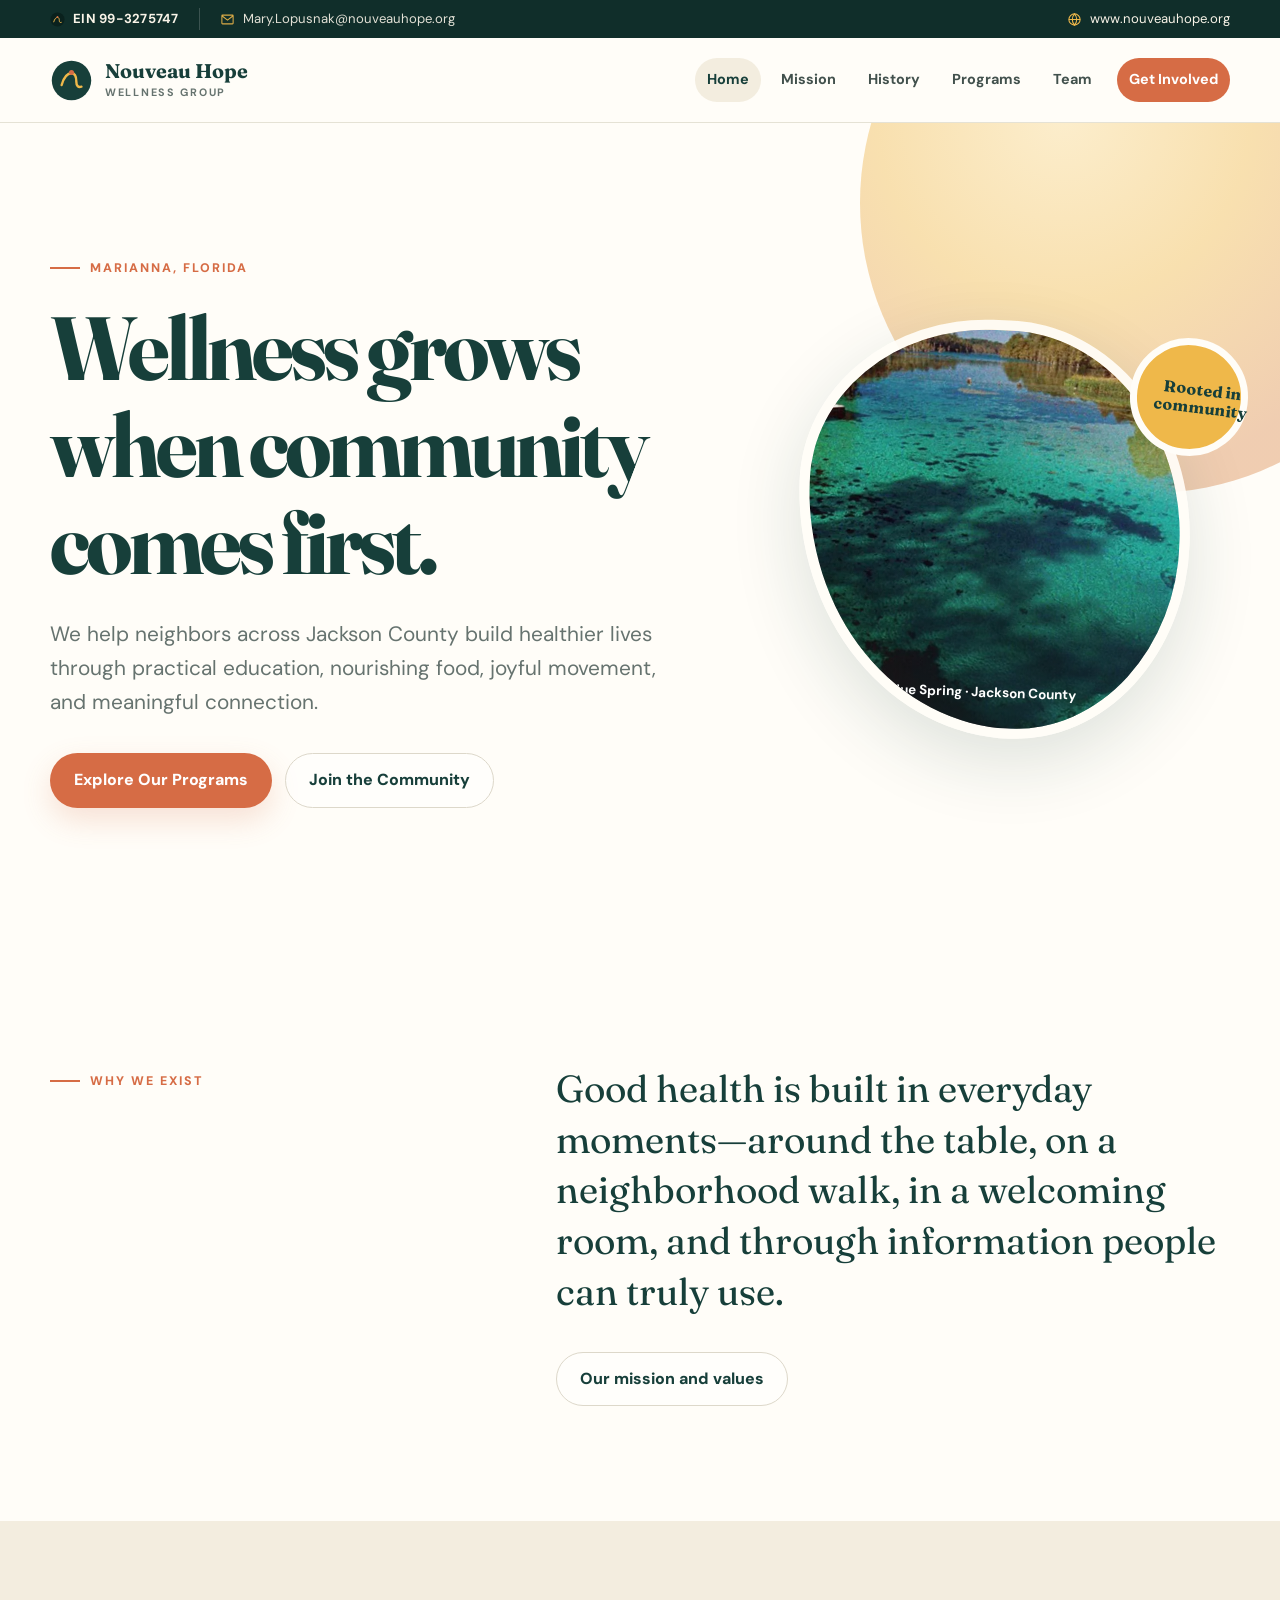
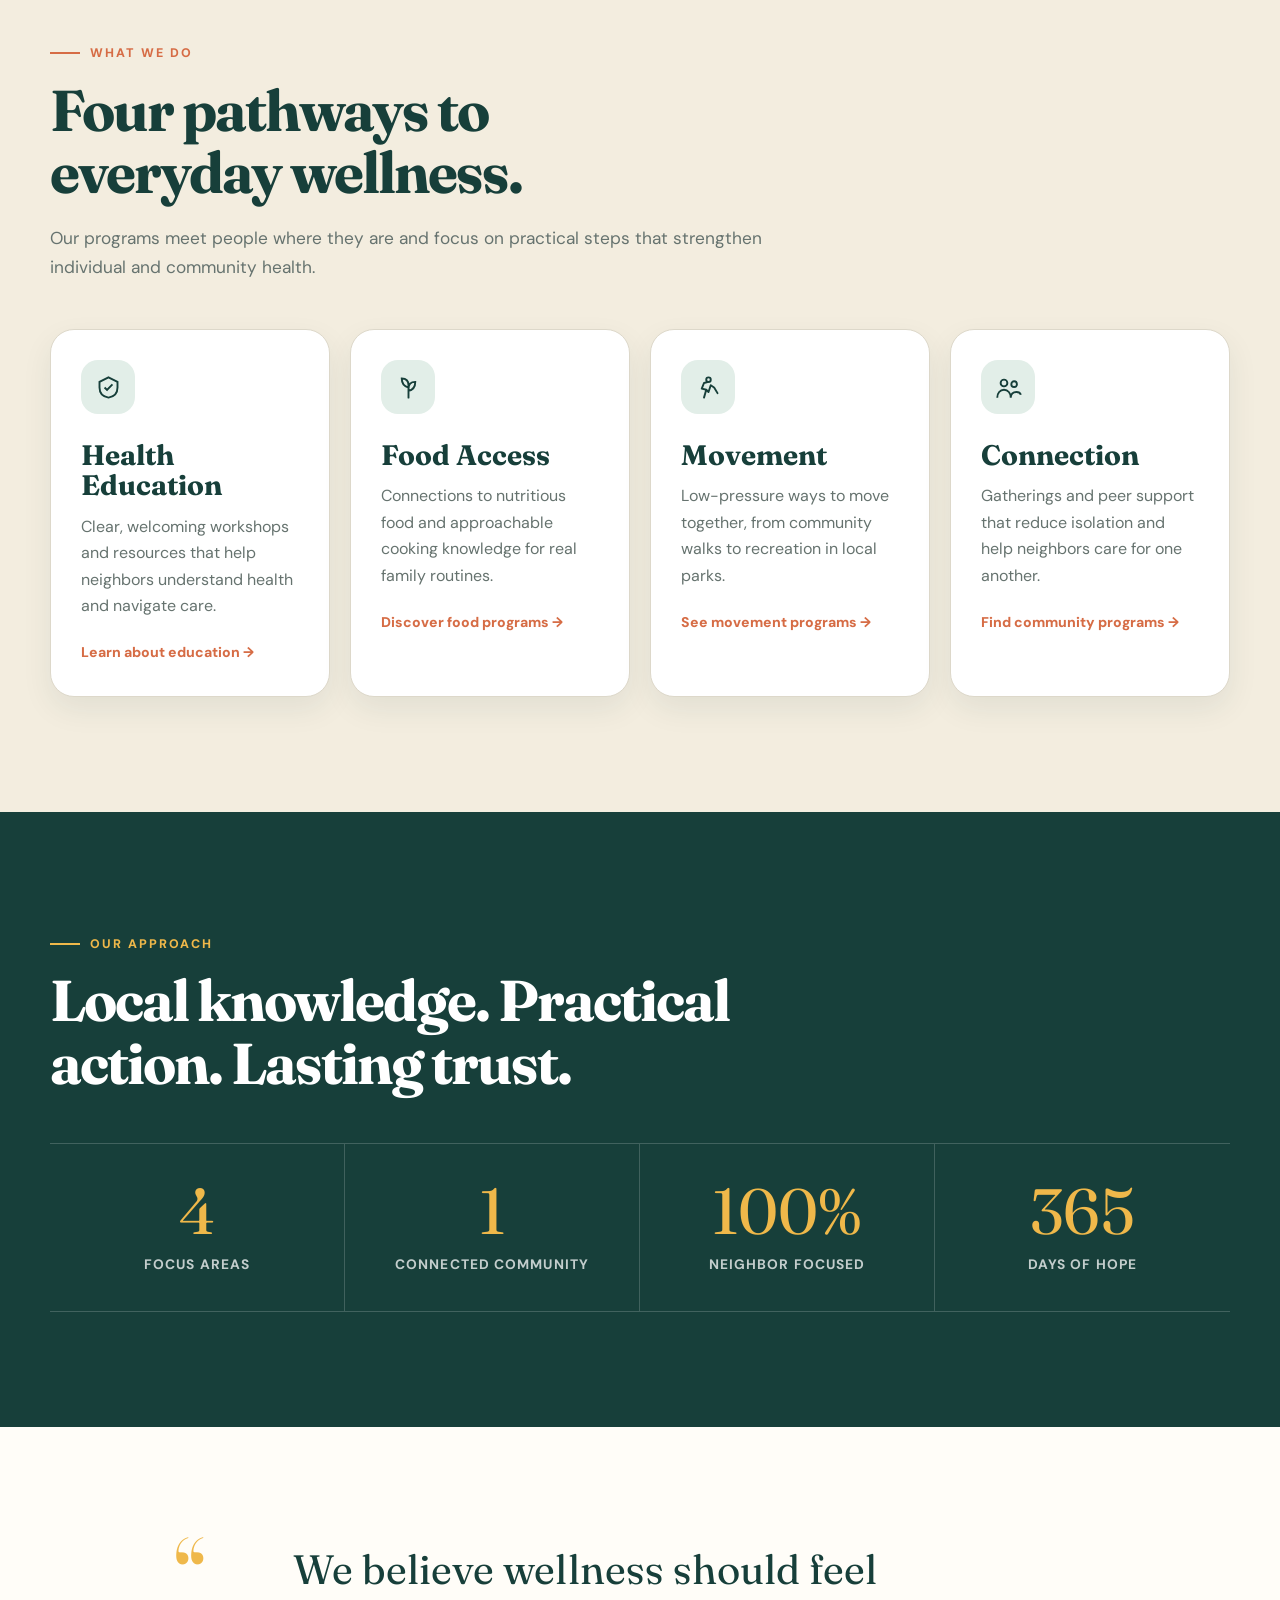
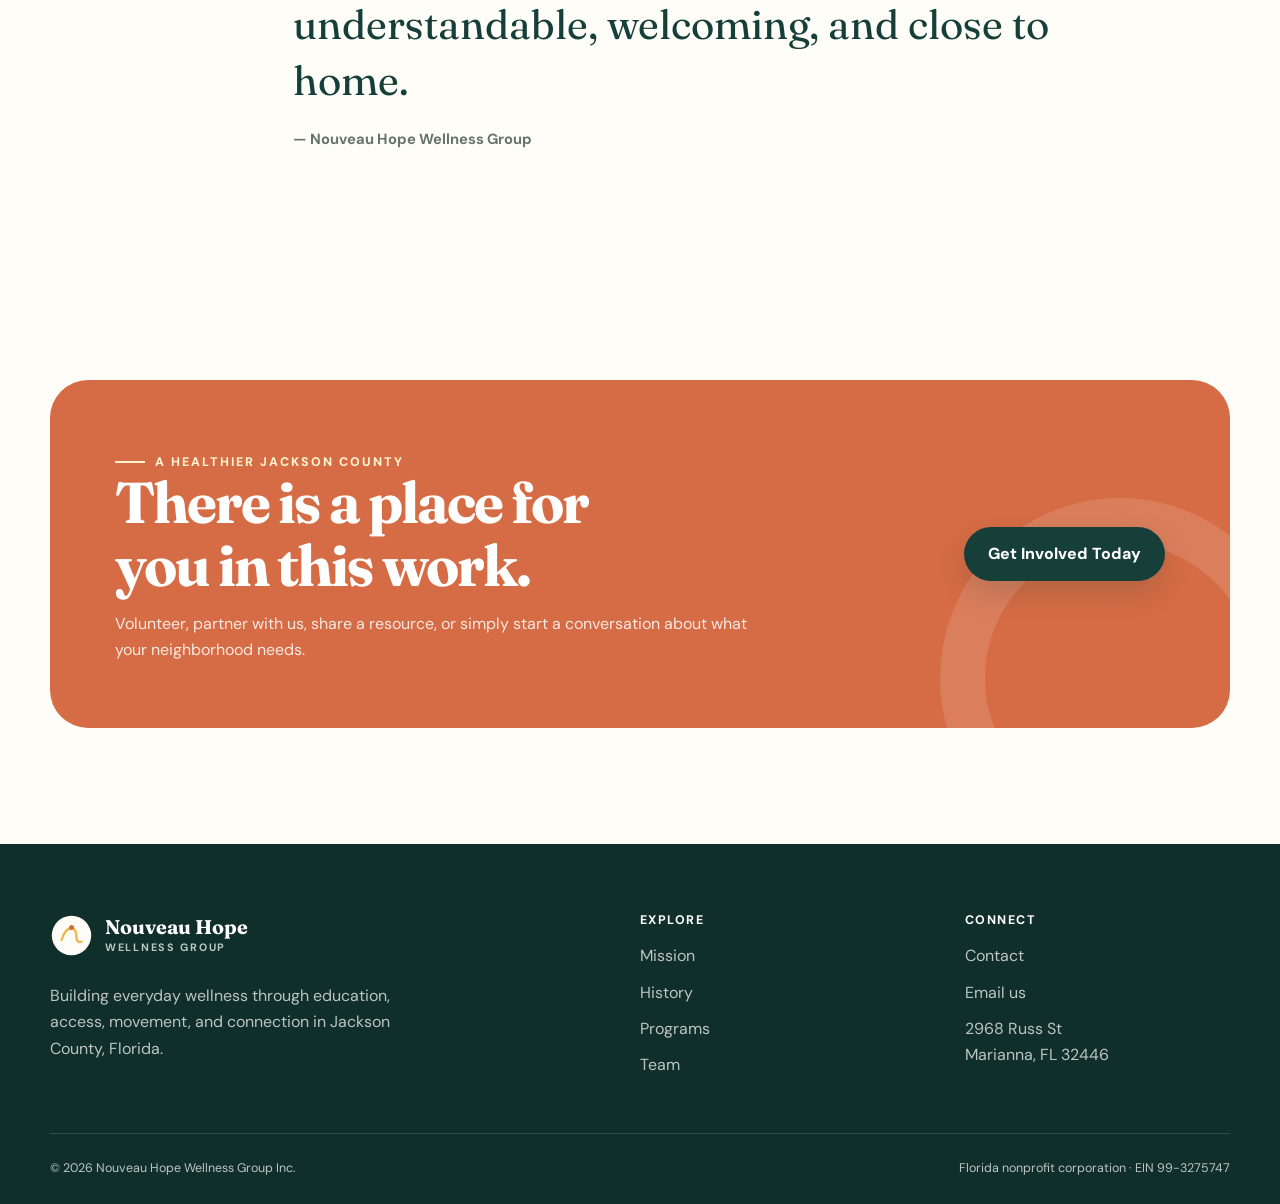
<file: index.html>
<!doctype html>
<html lang="en">
<head>
  <meta charset="utf-8">
  <meta name="viewport" content="width=device-width, initial-scale=1">
  <meta name="description" content="Nouveau Hope Wellness Group expands access to health education, nutritious food, movement, and community connection in Jackson County, Florida.">
  <title>Nouveau Hope Wellness Group | Wellness Rooted in Community</title>
  <link rel="stylesheet" href="styles.css"><noscript><style>.reveal{opacity:1!important;transform:none!important}</style></noscript>
</head>
<body>
  <a class="skip-link" href="#main">Skip to content</a>
  <div class="topbar">
    <div class="container topbar-inner">
      <div class="topbar-left">
        <span class="topbar-item topbar-brand">
          <svg class="topbar-mark" viewBox="0 0 32 32" fill="none" aria-hidden="true"><circle cx="16" cy="16" r="15" fill="#0a211d"/><path d="M8 21c1.8-6.2 4.5-9.4 8-9.4 2.9 0 3.9 3 3.9 6.7 0 3.3 1.5 5 4.1 4" stroke="#efb84a" stroke-width="2" stroke-linecap="round"/><circle cx="16" cy="10.5" r="2" fill="#d66c45"/></svg>
          EIN 99-3275747
        </span>
        <a class="topbar-item" href="mailto:Mary.Lopusnak@nouveauhope.org" aria-label="Email Nouveau Hope">
          <svg viewBox="0 0 24 24" fill="none" aria-hidden="true"><path d="m3 6 9 7 9-7M4 5h16a1 1 0 0 1 1 1v12a1 1 0 0 1-1 1H4a1 1 0 0 1-1-1V6a1 1 0 0 1 1-1Z" stroke="currentColor" stroke-width="1.7"/></svg>
          Mary.Lopusnak@nouveauhope.org
        </a>
      </div>
      <span class="topbar-item topbar-site"><svg viewBox="0 0 24 24" fill="none" aria-hidden="true"><circle cx="12" cy="12" r="9" stroke="currentColor" stroke-width="1.7"/><path d="M3 12h18M12 3c2.3 2.5 3.5 5.5 3.5 9S14.3 18.5 12 21c-2.3-2.5-3.5-5.5-3.5-9S9.7 5.5 12 3Z" stroke="currentColor" stroke-width="1.7"/></svg>www.nouveauhope.org</span>
    </div>
  </div>
  <header class="site-header">
    <div class="container nav-shell">
      <a class="brand" href="index.html" aria-label="Nouveau Hope home">
        <svg class="brand-mark" viewBox="0 0 48 48" fill="none" aria-hidden="true"><circle cx="24" cy="24" r="22" fill="#173f3a"/><path d="M13 29c2.5-8.5 6.2-13 11-13 4 0 5.4 4.2 5.4 9.3 0 4.6 2 7 5.7 5.6" stroke="#efb84a" stroke-width="2.7" stroke-linecap="round"/><circle cx="24" cy="15" r="2.8" fill="#d66c45"/></svg>
        <span class="brand-copy"><span class="brand-name">Nouveau Hope</span><span class="brand-tag">Wellness Group</span></span>
      </a>
      <button class="nav-toggle" type="button" aria-label="Open navigation" aria-expanded="false"><span></span></button>
      <nav class="site-nav" aria-label="Primary navigation">
        <a class="active" href="index.html">Home</a><a href="mission.html">Mission</a><a href="history.html">History</a><a href="projects.html">Programs</a><a href="team.html">Team</a><a class="nav-cta" href="contact.html">Get Involved</a>
      </nav>
    </div>
  </header>

  <main id="main">
    <section class="hero">
      <div class="container hero-grid">
        <div class="hero-copy reveal">
          <span class="eyebrow">Marianna, Florida</span>
          <h1>Wellness grows when community comes first.</h1>
          <p class="lead">We help neighbors across Jackson County build healthier lives through practical education, nourishing food, joyful movement, and meaningful connection.</p>
          <div class="hero-actions"><a class="btn btn-secondary" href="projects.html">Explore Our Programs</a><a class="btn btn-outline" href="contact.html">Join the Community</a></div>
        </div>
        <div class="hero-art reveal">
          <figure class="hero-photo-card"><img src="assets/images/jackson-blue-spring.webp" alt="Clear blue water and green trees at Jackson Blue Spring near Marianna, Florida" width="1400" height="885"><figcaption class="hero-photo-caption">Jackson Blue Spring · Jackson County</figcaption></figure>
          <div class="photo-badge">Rooted in community</div>
        </div>
      </div>
    </section>

    <section class="section">
      <div class="container intro-grid reveal">
        <div><span class="eyebrow">Why We Exist</span></div>
        <div><p class="large-copy">Good health is built in everyday moments—around the table, on a neighborhood walk, in a welcoming room, and through information people can truly use.</p><div class="button-row"><a class="btn btn-outline" href="mission.html">Our mission and values</a></div></div>
      </div>
    </section>

    <section class="section section-alt">
      <div class="container">
        <div class="section-head reveal"><span class="eyebrow">What We Do</span><h2>Four pathways to everyday wellness.</h2><p>Our programs meet people where they are and focus on practical steps that strengthen individual and community health.</p></div>
        <div class="card-grid">
          <article class="card reveal"><div class="card-icon"><svg viewBox="0 0 24 24" fill="none" aria-hidden="true"><path d="M12 3 20 7v5c0 5-3.3 8.2-8 9-4.7-.8-8-4-8-9V7l8-4Z" stroke="currentColor" stroke-width="1.7"/><path d="m8.5 12 2.2 2.2 4.8-5" stroke="currentColor" stroke-width="1.7"/></svg></div><h3>Health Education</h3><p>Clear, welcoming workshops and resources that help neighbors understand health and navigate care.</p><a class="card-link" href="projects.html#education">Learn about education →</a></article>
          <article class="card reveal"><div class="card-icon"><svg viewBox="0 0 24 24" fill="none" aria-hidden="true"><path d="M12 21V9M12 12C8 11 6 8 6 4c4 0 6 2 6 6M12 15c4-1 6-4 6-8-4 0-6 2-6 6" stroke="currentColor" stroke-width="1.7" stroke-linecap="round"/></svg></div><h3>Food Access</h3><p>Connections to nutritious food and approachable cooking knowledge for real family routines.</p><a class="card-link" href="projects.html#nutrition">Discover food programs →</a></article>
          <article class="card reveal"><div class="card-icon"><svg viewBox="0 0 24 24" fill="none" aria-hidden="true"><circle cx="12" cy="5" r="2" stroke="currentColor" stroke-width="1.7"/><path d="m8 21 2-7 2 2 2-6 3 2 3 5M10 14l-4-1 2-5 4-1" stroke="currentColor" stroke-width="1.7" stroke-linecap="round" stroke-linejoin="round"/></svg></div><h3>Movement</h3><p>Low-pressure ways to move together, from community walks to recreation in local parks.</p><a class="card-link" href="projects.html#movement">See movement programs →</a></article>
          <article class="card reveal"><div class="card-icon"><svg viewBox="0 0 24 24" fill="none" aria-hidden="true"><circle cx="8" cy="8" r="3" stroke="currentColor" stroke-width="1.7"/><circle cx="17" cy="9" r="2.5" stroke="currentColor" stroke-width="1.7"/><path d="M2 21c0-4 2.5-7 6-7s6 3 6 7M14 21c0-3 2-5 5-5 2 0 3.5 1 4 2.5" stroke="currentColor" stroke-width="1.7"/></svg></div><h3>Connection</h3><p>Gatherings and peer support that reduce isolation and help neighbors care for one another.</p><a class="card-link" href="projects.html#connection">Find community programs →</a></article>
        </div>
      </div>
    </section>

    <section class="section section-dark">
      <div class="container">
        <div class="section-head reveal"><span class="eyebrow">Our Approach</span><h2>Local knowledge. Practical action. Lasting trust.</h2></div>
        <div class="impact-grid reveal"><div class="impact-item"><span class="impact-number">4</span><span class="impact-label">Focus Areas</span></div><div class="impact-item"><span class="impact-number">1</span><span class="impact-label">Connected Community</span></div><div class="impact-item"><span class="impact-number">100%</span><span class="impact-label">Neighbor Focused</span></div><div class="impact-item"><span class="impact-number">365</span><span class="impact-label">Days of Hope</span></div></div>
      </div>
    </section>

    <section class="section">
      <div class="container quote-panel reveal"><div class="quote-mark">“</div><blockquote>We believe wellness should feel understandable, welcoming, and close to home.<cite>— Nouveau Hope Wellness Group</cite></blockquote></div>
    </section>

    <section class="section">
      <div class="container cta-band reveal"><div class="cta-band-inner"><div><span class="eyebrow" style="color:#fff3cf">A Healthier Jackson County</span><h2>There is a place for you in this work.</h2><p>Volunteer, partner with us, share a resource, or simply start a conversation about what your neighborhood needs.</p></div><a class="btn btn-primary" href="contact.html">Get Involved Today</a></div></div>
    </section>
  </main>

  <footer class="site-footer">
    <div class="container"><div class="footer-grid"><div><a class="brand footer-brand" href="index.html"><svg class="brand-mark" viewBox="0 0 48 48" fill="none" aria-hidden="true"><circle cx="24" cy="24" r="22" fill="#fffdf8"/><path d="M13 29c2.5-8.5 6.2-13 11-13 4 0 5.4 4.2 5.4 9.3 0 4.6 2 7 5.7 5.6" stroke="#efb84a" stroke-width="2.7" stroke-linecap="round"/><circle cx="24" cy="15" r="2.8" fill="#d66c45"/></svg><span class="brand-copy"><span class="brand-name">Nouveau Hope</span><span class="brand-tag" style="color:#b9c9c4">Wellness Group</span></span></a><p class="footer-intro">Building everyday wellness through education, access, movement, and connection in Jackson County, Florida.</p></div><div><h3 class="footer-title">Explore</h3><div class="footer-links"><a href="mission.html">Mission</a><a href="history.html">History</a><a href="projects.html">Programs</a><a href="team.html">Team</a></div></div><div><h3 class="footer-title">Connect</h3><div class="footer-links"><a href="contact.html">Contact</a><a href="mailto:Mary.Lopusnak@nouveauhope.org">Email us</a><span>2968 Russ St<br>Marianna, FL 32446</span></div></div></div><div class="footer-bottom"><span>© 2026 Nouveau Hope Wellness Group Inc.</span><span>Florida nonprofit corporation · EIN 99-3275747</span></div></div>
  </footer>
  <script src="script.js"></script>
</body>
</html>
</file>
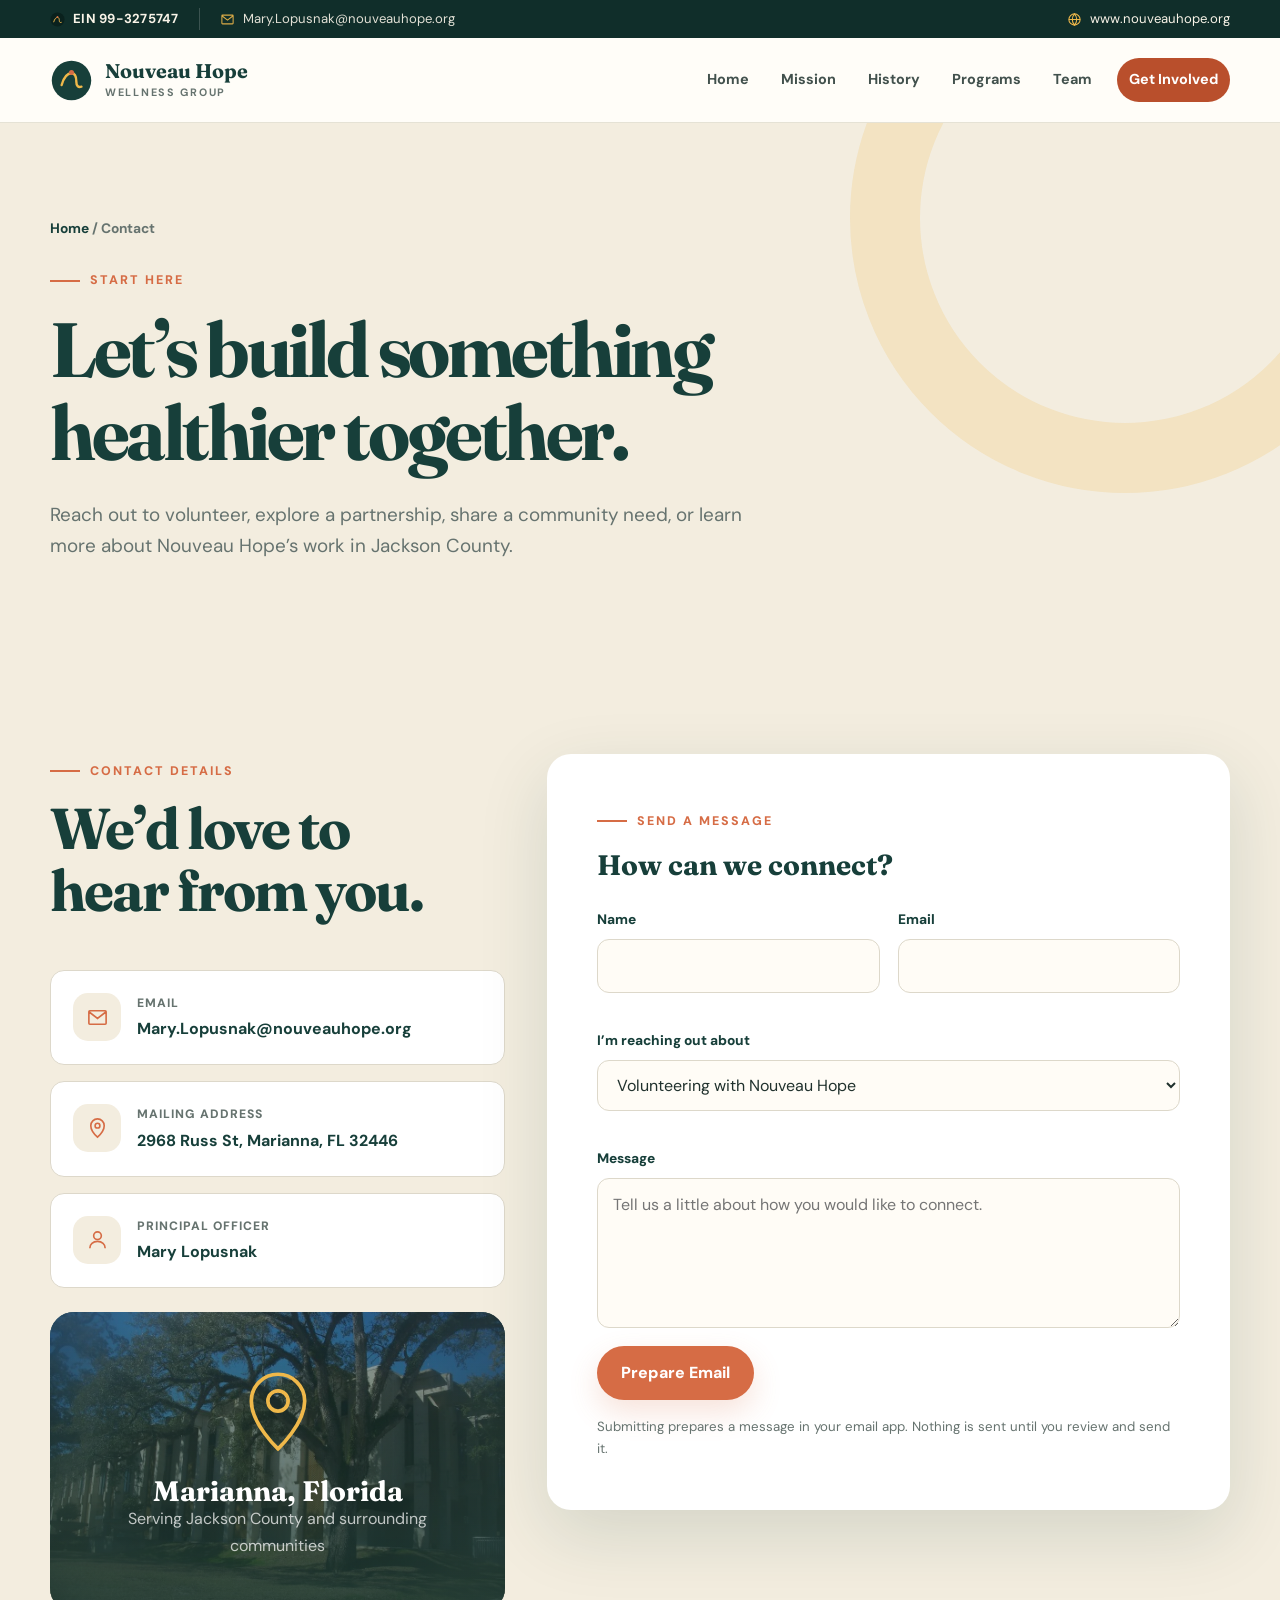
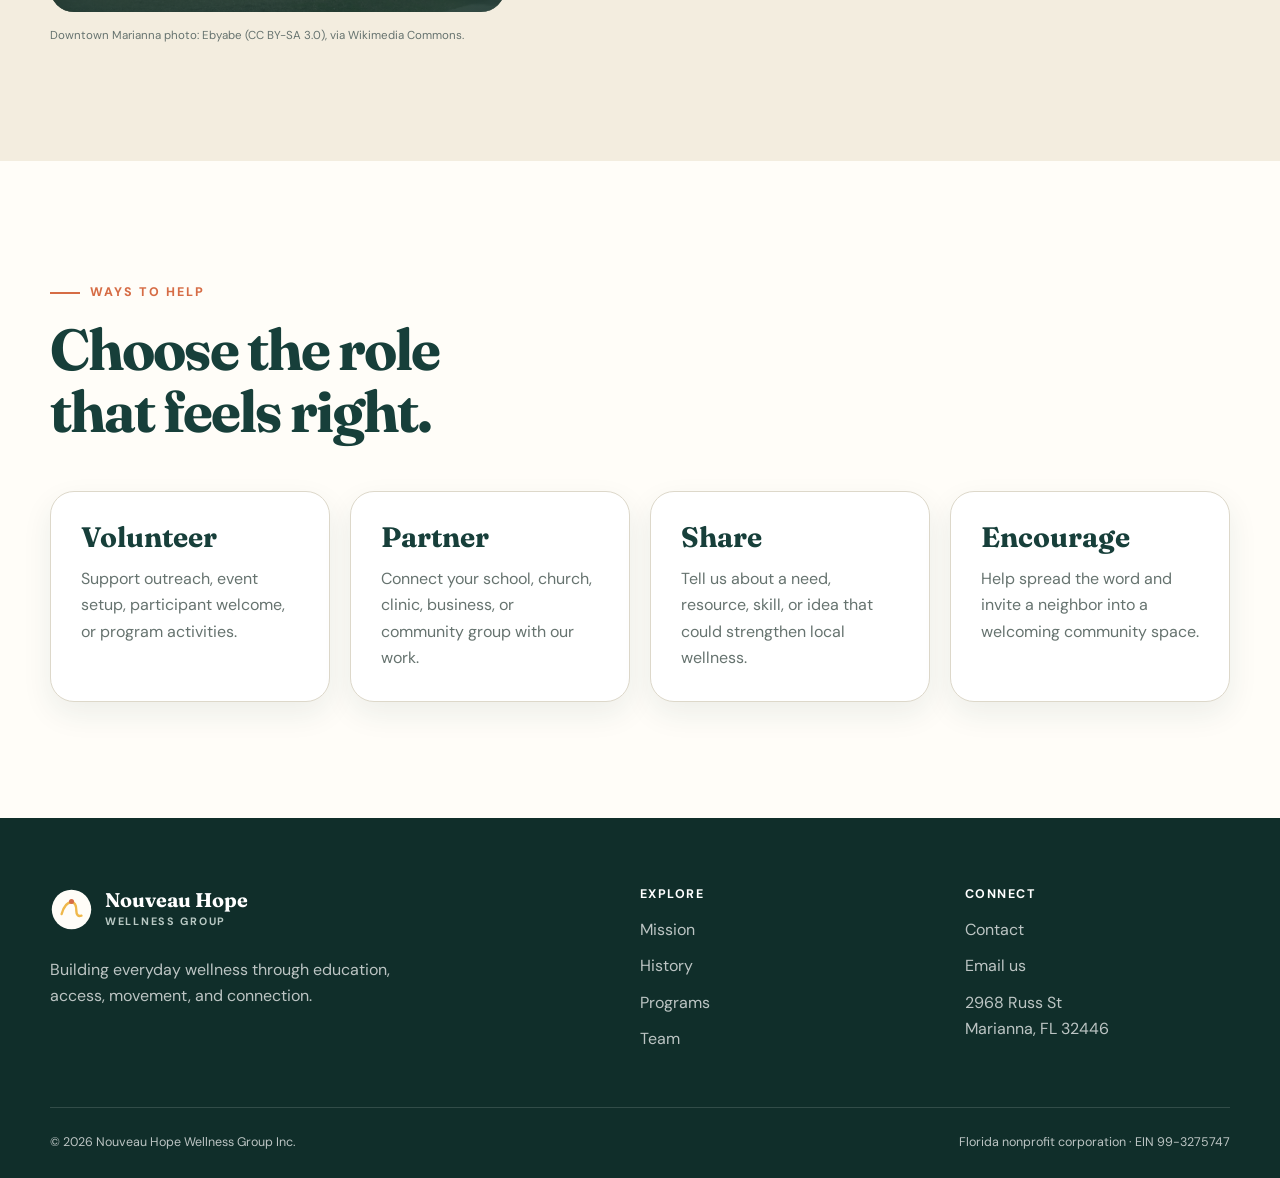
<file: contact.html>
<!doctype html><html lang="en"><head><meta charset="utf-8"><meta name="viewport" content="width=device-width, initial-scale=1"><meta name="description" content="Contact Nouveau Hope Wellness Group to volunteer, partner, or ask about wellness resources in Jackson County."><title>Contact & Get Involved | Nouveau Hope</title><link rel="stylesheet" href="styles.css"><noscript><style>.reveal{opacity:1!important;transform:none!important}</style></noscript></head>
<body><a class="skip-link" href="#main">Skip to content</a><div class="topbar">
    <div class="container topbar-inner">
      <div class="topbar-left">
        <span class="topbar-item topbar-brand">
          <svg class="topbar-mark" viewBox="0 0 32 32" fill="none" aria-hidden="true"><circle cx="16" cy="16" r="15" fill="#0a211d"/><path d="M8 21c1.8-6.2 4.5-9.4 8-9.4 2.9 0 3.9 3 3.9 6.7 0 3.3 1.5 5 4.1 4" stroke="#efb84a" stroke-width="2" stroke-linecap="round"/><circle cx="16" cy="10.5" r="2" fill="#d66c45"/></svg>
          EIN 99-3275747
        </span>
        <a class="topbar-item" href="mailto:Mary.Lopusnak@nouveauhope.org" aria-label="Email Nouveau Hope">
          <svg viewBox="0 0 24 24" fill="none" aria-hidden="true"><path d="m3 6 9 7 9-7M4 5h16a1 1 0 0 1 1 1v12a1 1 0 0 1-1 1H4a1 1 0 0 1-1-1V6a1 1 0 0 1 1-1Z" stroke="currentColor" stroke-width="1.7"/></svg>
          Mary.Lopusnak@nouveauhope.org
        </a>
      </div>
      <span class="topbar-item topbar-site"><svg viewBox="0 0 24 24" fill="none" aria-hidden="true"><circle cx="12" cy="12" r="9" stroke="currentColor" stroke-width="1.7"/><path d="M3 12h18M12 3c2.3 2.5 3.5 5.5 3.5 9S14.3 18.5 12 21c-2.3-2.5-3.5-5.5-3.5-9S9.7 5.5 12 3Z" stroke="currentColor" stroke-width="1.7"/></svg>www.nouveauhope.org</span>
    </div>
  </div>
<header class="site-header"><div class="container nav-shell"><a class="brand" href="index.html"><svg class="brand-mark" viewBox="0 0 48 48" fill="none" aria-hidden="true"><circle cx="24" cy="24" r="22" fill="#173f3a"/><path d="M13 29c2.5-8.5 6.2-13 11-13 4 0 5.4 4.2 5.4 9.3 0 4.6 2 7 5.7 5.6" stroke="#efb84a" stroke-width="2.7" stroke-linecap="round"/><circle cx="24" cy="15" r="2.8" fill="#d66c45"/></svg><span class="brand-copy"><span class="brand-name">Nouveau Hope</span><span class="brand-tag">Wellness Group</span></span></a><button class="nav-toggle" type="button" aria-label="Open navigation" aria-expanded="false"><span></span></button><nav class="site-nav"><a href="index.html">Home</a><a href="mission.html">Mission</a><a href="history.html">History</a><a href="projects.html">Programs</a><a href="team.html">Team</a><a class="nav-cta active" href="contact.html">Get Involved</a></nav></div></header>
<main id="main"><section class="page-hero"><div class="container reveal"><div class="breadcrumb"><a href="index.html">Home</a> / Contact</div><span class="eyebrow">Start Here</span><h1>Let’s build something healthier together.</h1><p>Reach out to volunteer, explore a partnership, share a community need, or learn more about Nouveau Hope’s work in Jackson County.</p></div></section>
<section class="section section-alt"><div class="container contact-layout"><div class="reveal"><div class="section-head"><span class="eyebrow">Contact Details</span><h2>We’d love to hear from you.</h2></div><div class="contact-stack"><div class="contact-item"><div class="contact-icon"><svg viewBox="0 0 24 24" fill="none"><path d="m3 6 9 7 9-7M4 5h16a1 1 0 0 1 1 1v12a1 1 0 0 1-1 1H4a1 1 0 0 1-1-1V6a1 1 0 0 1 1-1Z" stroke="currentColor" stroke-width="1.7"/></svg></div><div><span class="contact-label">Email</span><a class="contact-value" href="mailto:Mary.Lopusnak@nouveauhope.org">Mary.Lopusnak@nouveauhope.org</a></div></div><div class="contact-item"><div class="contact-icon"><svg viewBox="0 0 24 24" fill="none"><path d="M12 21s7-6.5 7-12a7 7 0 1 0-14 0c0 5.5 7 12 7 12Z" stroke="currentColor" stroke-width="1.7"/><circle cx="12" cy="9" r="2.5" stroke="currentColor" stroke-width="1.7"/></svg></div><div><span class="contact-label">Mailing Address</span><span class="contact-value">2968 Russ St, Marianna, FL 32446</span></div></div><div class="contact-item"><div class="contact-icon"><svg viewBox="0 0 24 24" fill="none"><circle cx="12" cy="8" r="4" stroke="currentColor" stroke-width="1.7"/><path d="M4 21c0-4 3.2-7 8-7s8 3 8 7" stroke="currentColor" stroke-width="1.7"/></svg></div><div><span class="contact-label">Principal Officer</span><span class="contact-value">Mary Lopusnak</span></div></div></div><div class="map-card has-photo" style="--map-image:url('assets/images/marianna-courthouse.webp')"><div><svg viewBox="0 0 100 100" fill="none" aria-hidden="true"><path d="M50 90S79 63 79 38a29 29 0 1 0-58 0c0 25 29 52 29 52Z" stroke="currentColor" stroke-width="4"/><circle cx="50" cy="38" r="11" stroke="currentColor" stroke-width="4"/></svg><h3 style="color:white">Marianna, Florida</h3><p>Serving Jackson County and surrounding communities</p></div></div><p class="photo-credit">Downtown Marianna photo: Ebyabe (CC BY-SA 3.0), via Wikimedia Commons.</p></div>
<form class="contact-form reveal" id="contactForm" novalidate><span class="eyebrow">Send a Message</span><h3 style="margin:18px 0 28px">How can we connect?</h3><div class="form-grid"><div class="field"><label for="name">Name</label><input id="name" name="name" autocomplete="name" required></div><div class="field"><label for="email">Email</label><input id="email" name="email" type="email" autocomplete="email" required></div><div class="field full"><label for="subject">I’m reaching out about</label><select id="subject" name="subject"><option>Volunteering with Nouveau Hope</option><option>Community partnership</option><option>Health or wellness resources</option><option>Supporting a program</option><option>Something else</option></select></div><div class="field full"><label for="message">Message</label><textarea id="message" name="message" required placeholder="Tell us a little about how you would like to connect."></textarea></div></div><button class="btn btn-secondary" type="submit">Prepare Email</button><p class="form-note">Submitting prepares a message in your email app. Nothing is sent until you review and send it.</p><div class="form-status" id="formStatus" role="status" aria-live="polite"></div></form></div></section>
<section class="section"><div class="container"><div class="section-head reveal"><span class="eyebrow">Ways to Help</span><h2>Choose the role that feels right.</h2></div><div class="card-grid"><article class="card reveal"><h3>Volunteer</h3><p>Support outreach, event setup, participant welcome, or program activities.</p></article><article class="card reveal"><h3>Partner</h3><p>Connect your school, church, clinic, business, or community group with our work.</p></article><article class="card reveal"><h3>Share</h3><p>Tell us about a need, resource, skill, or idea that could strengthen local wellness.</p></article><article class="card reveal"><h3>Encourage</h3><p>Help spread the word and invite a neighbor into a welcoming community space.</p></article></div></div></section></main>
<footer class="site-footer"><div class="container"><div class="footer-grid"><div><a class="brand footer-brand" href="index.html"><svg class="brand-mark" viewBox="0 0 48 48" fill="none" aria-hidden="true"><circle cx="24" cy="24" r="22" fill="#fffdf8"/><path d="M13 29c2.5-8.5 6.2-13 11-13 4 0 5.4 4.2 5.4 9.3 0 4.6 2 7 5.7 5.6" stroke="#efb84a" stroke-width="2.7" stroke-linecap="round"/><circle cx="24" cy="15" r="2.8" fill="#d66c45"/></svg><span class="brand-copy"><span class="brand-name">Nouveau Hope</span><span class="brand-tag" style="color:#b9c9c4">Wellness Group</span></span></a><p class="footer-intro">Building everyday wellness through education, access, movement, and connection.</p></div><div><h3 class="footer-title">Explore</h3><div class="footer-links"><a href="mission.html">Mission</a><a href="history.html">History</a><a href="projects.html">Programs</a><a href="team.html">Team</a></div></div><div><h3 class="footer-title">Connect</h3><div class="footer-links"><a href="contact.html">Contact</a><a href="mailto:Mary.Lopusnak@nouveauhope.org">Email us</a><span>2968 Russ St<br>Marianna, FL 32446</span></div></div></div><div class="footer-bottom"><span>© 2026 Nouveau Hope Wellness Group Inc.</span><span>Florida nonprofit corporation · EIN 99-3275747</span></div></div></footer><script src="script.js"></script></body></html>
</file>
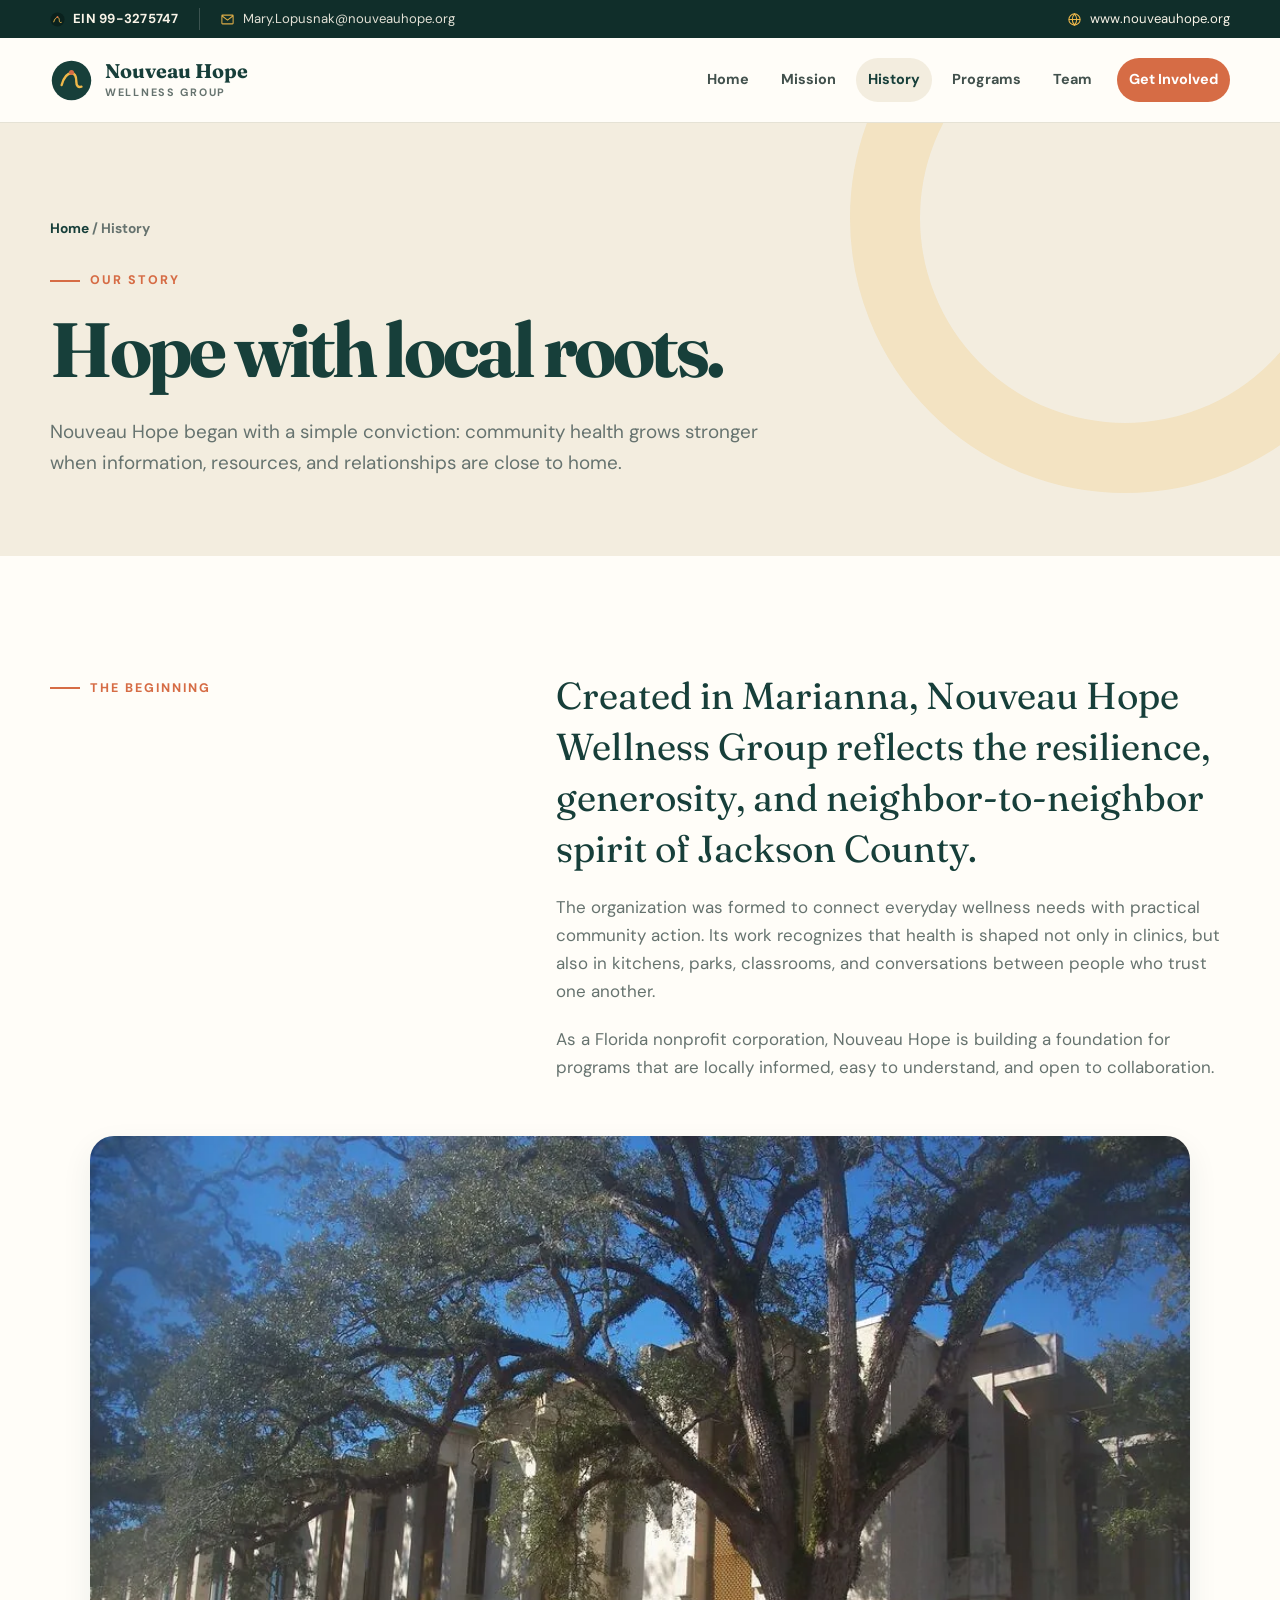
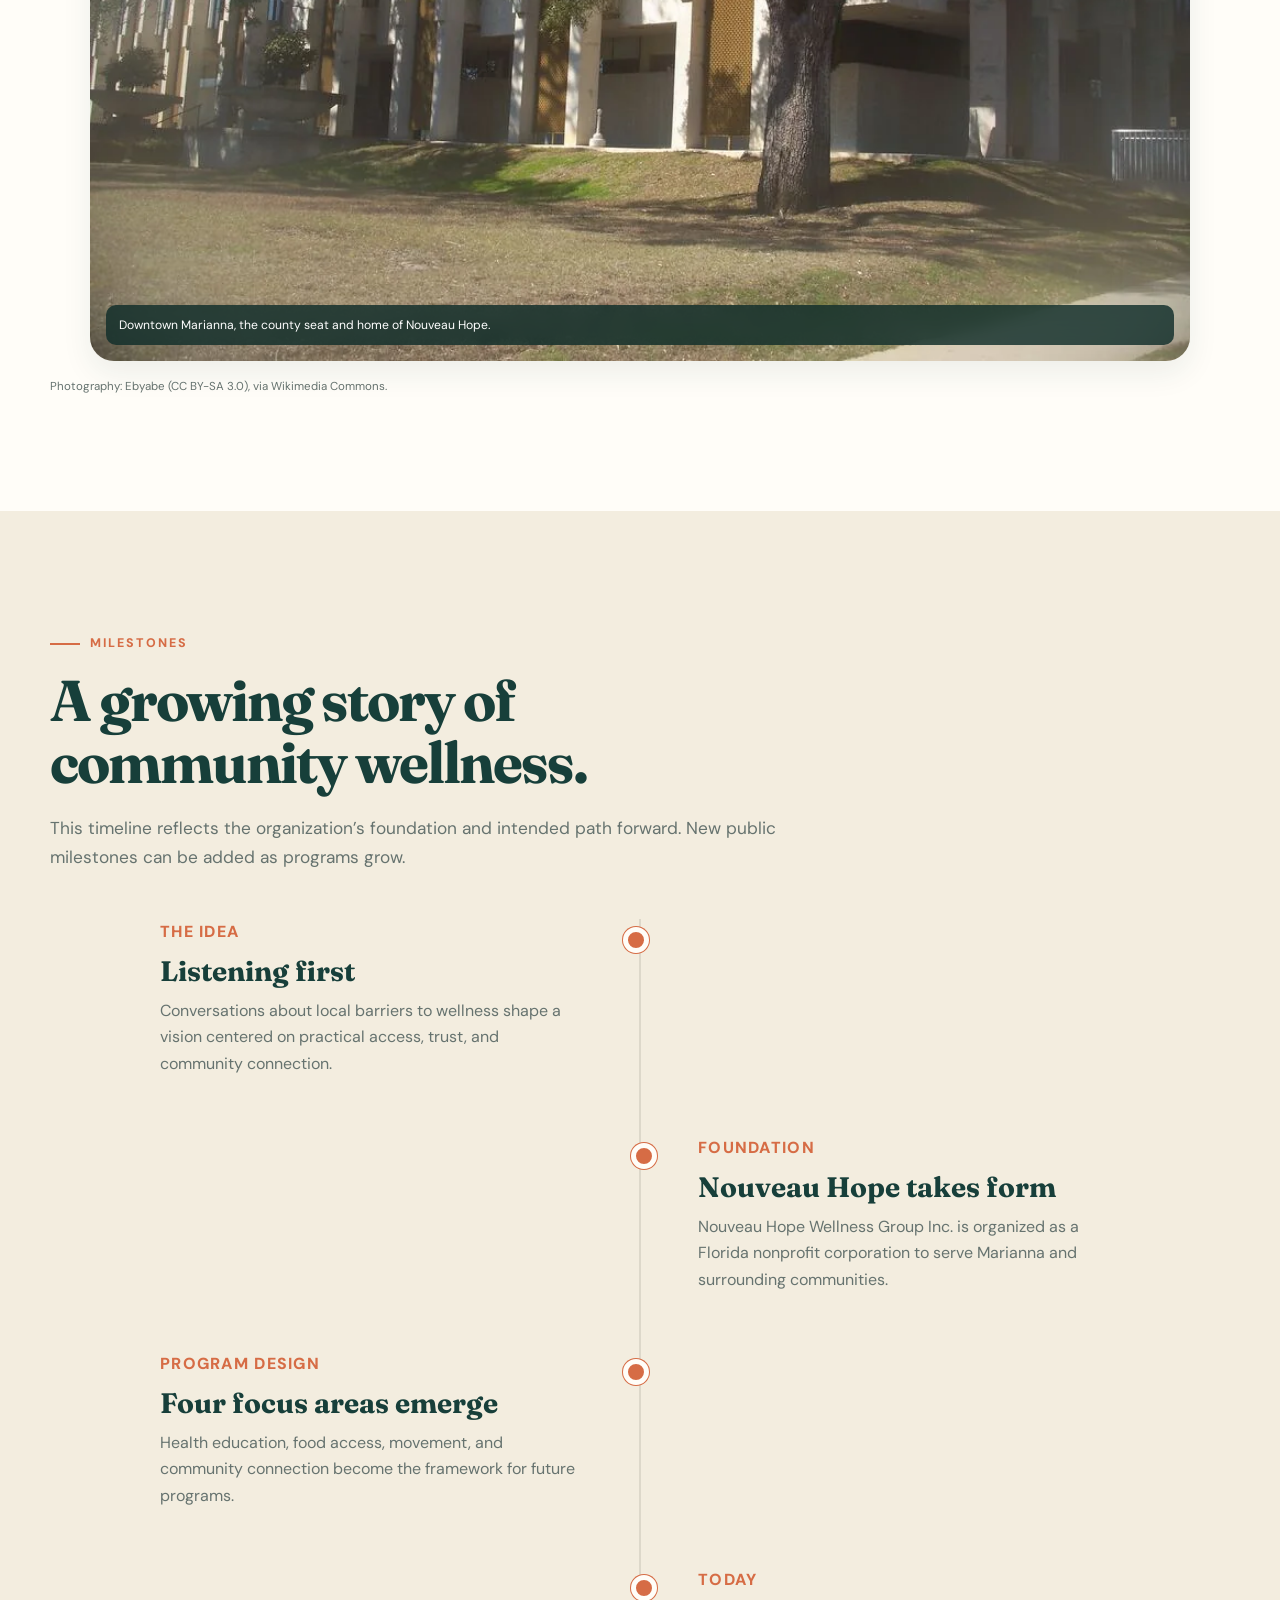
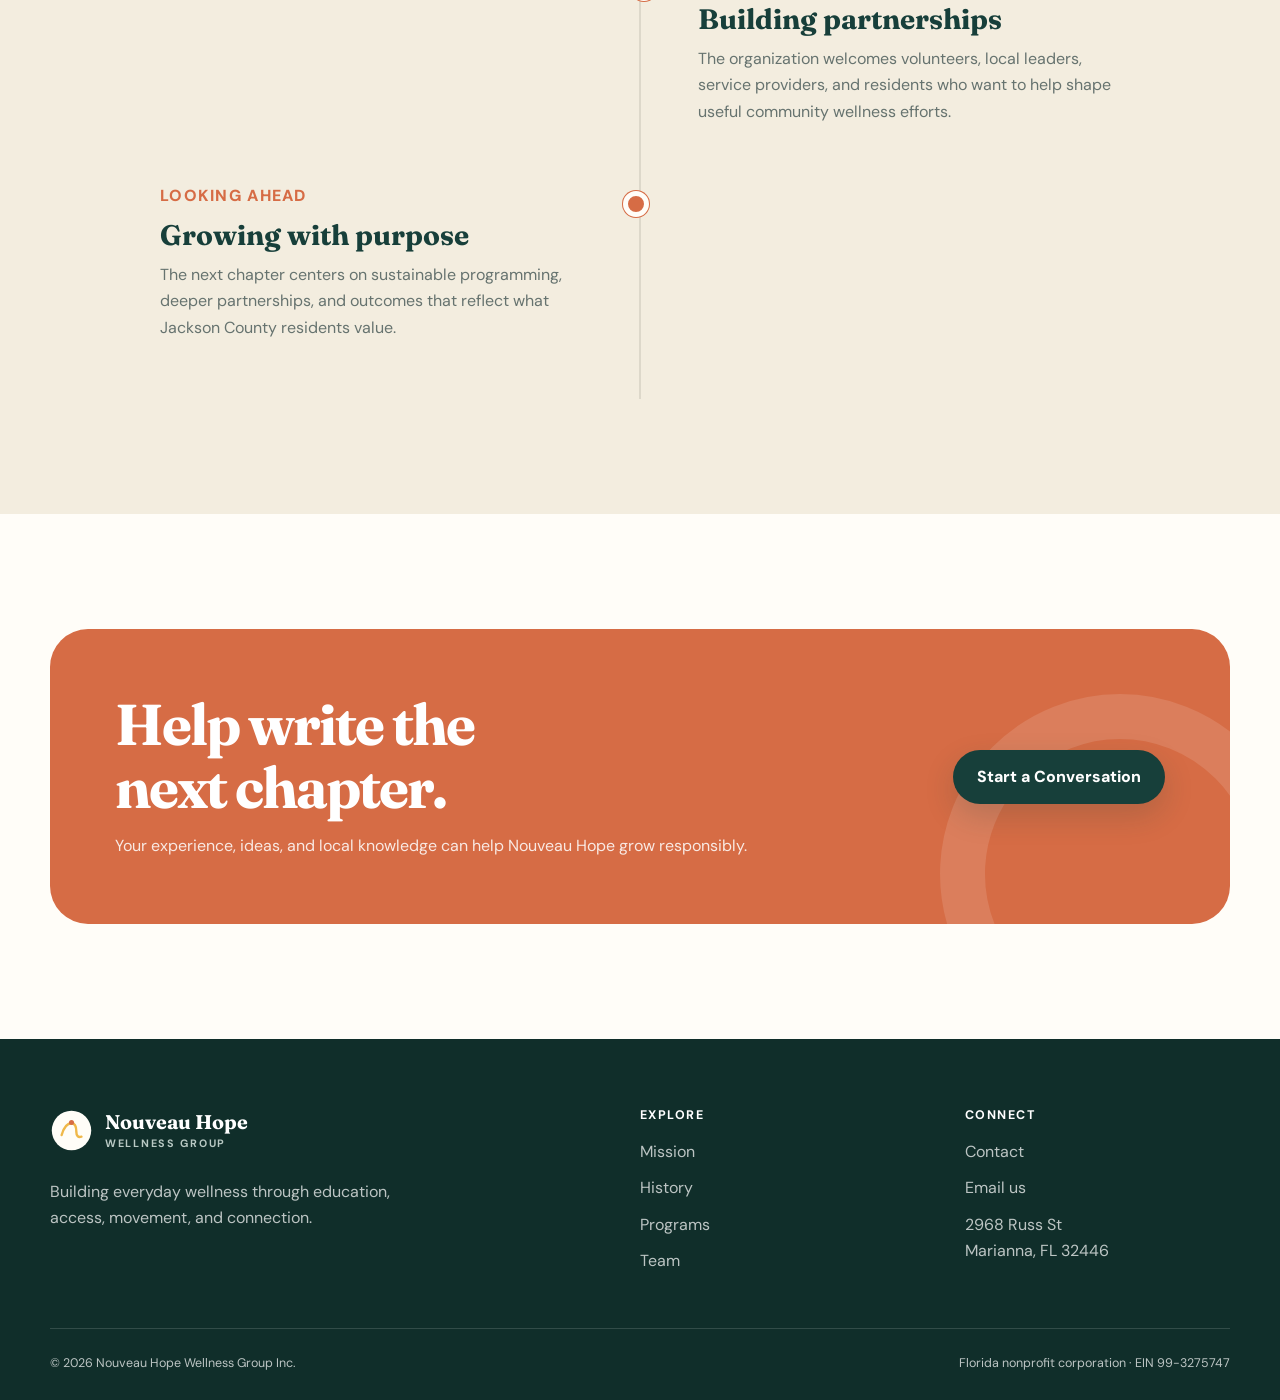
<file: history.html>
<!doctype html><html lang="en"><head><meta charset="utf-8"><meta name="viewport" content="width=device-width, initial-scale=1"><meta name="description" content="The story and community roots of Nouveau Hope Wellness Group in Marianna, Florida."><title>Our Story | Nouveau Hope</title><link rel="stylesheet" href="styles.css"><noscript><style>.reveal{opacity:1!important;transform:none!important}</style></noscript></head>
<body><a class="skip-link" href="#main">Skip to content</a><div class="topbar">
    <div class="container topbar-inner">
      <div class="topbar-left">
        <span class="topbar-item topbar-brand">
          <svg class="topbar-mark" viewBox="0 0 32 32" fill="none" aria-hidden="true"><circle cx="16" cy="16" r="15" fill="#0a211d"/><path d="M8 21c1.8-6.2 4.5-9.4 8-9.4 2.9 0 3.9 3 3.9 6.7 0 3.3 1.5 5 4.1 4" stroke="#efb84a" stroke-width="2" stroke-linecap="round"/><circle cx="16" cy="10.5" r="2" fill="#d66c45"/></svg>
          EIN 99-3275747
        </span>
        <a class="topbar-item" href="mailto:Mary.Lopusnak@nouveauhope.org" aria-label="Email Nouveau Hope">
          <svg viewBox="0 0 24 24" fill="none" aria-hidden="true"><path d="m3 6 9 7 9-7M4 5h16a1 1 0 0 1 1 1v12a1 1 0 0 1-1 1H4a1 1 0 0 1-1-1V6a1 1 0 0 1 1-1Z" stroke="currentColor" stroke-width="1.7"/></svg>
          Mary.Lopusnak@nouveauhope.org
        </a>
      </div>
      <span class="topbar-item topbar-site"><svg viewBox="0 0 24 24" fill="none" aria-hidden="true"><circle cx="12" cy="12" r="9" stroke="currentColor" stroke-width="1.7"/><path d="M3 12h18M12 3c2.3 2.5 3.5 5.5 3.5 9S14.3 18.5 12 21c-2.3-2.5-3.5-5.5-3.5-9S9.7 5.5 12 3Z" stroke="currentColor" stroke-width="1.7"/></svg>www.nouveauhope.org</span>
    </div>
  </div>
<header class="site-header"><div class="container nav-shell"><a class="brand" href="index.html"><svg class="brand-mark" viewBox="0 0 48 48" fill="none" aria-hidden="true"><circle cx="24" cy="24" r="22" fill="#173f3a"/><path d="M13 29c2.5-8.5 6.2-13 11-13 4 0 5.4 4.2 5.4 9.3 0 4.6 2 7 5.7 5.6" stroke="#efb84a" stroke-width="2.7" stroke-linecap="round"/><circle cx="24" cy="15" r="2.8" fill="#d66c45"/></svg><span class="brand-copy"><span class="brand-name">Nouveau Hope</span><span class="brand-tag">Wellness Group</span></span></a><button class="nav-toggle" type="button" aria-label="Open navigation" aria-expanded="false"><span></span></button><nav class="site-nav"><a href="index.html">Home</a><a href="mission.html">Mission</a><a class="active" href="history.html">History</a><a href="projects.html">Programs</a><a href="team.html">Team</a><a class="nav-cta" href="contact.html">Get Involved</a></nav></div></header>
<main id="main"><section class="page-hero"><div class="container reveal"><div class="breadcrumb"><a href="index.html">Home</a> / History</div><span class="eyebrow">Our Story</span><h1>Hope with local roots.</h1><p>Nouveau Hope began with a simple conviction: community health grows stronger when information, resources, and relationships are close to home.</p></div></section>
<section class="section"><div class="container"><div class="intro-grid reveal"><div><span class="eyebrow">The Beginning</span></div><div class="rich-copy"><p class="large-copy">Created in Marianna, Nouveau Hope Wellness Group reflects the resilience, generosity, and neighbor-to-neighbor spirit of Jackson County.</p><p>The organization was formed to connect everyday wellness needs with practical community action. Its work recognizes that health is shaped not only in clinics, but also in kitchens, parks, classrooms, and conversations between people who trust one another.</p><p>As a Florida nonprofit corporation, Nouveau Hope is building a foundation for programs that are locally informed, easy to understand, and open to collaboration.</p></div></div><figure class="photo-frame reveal" style="margin-top:54px"><img src="assets/images/marianna-courthouse.webp" alt="Jackson County Courthouse in downtown Marianna, Florida" width="1000" height="750" loading="lazy"><figcaption>Downtown Marianna, the county seat and home of Nouveau Hope.</figcaption></figure><p class="photo-credit">Photography: Ebyabe (CC BY-SA 3.0), via Wikimedia Commons.</p></div></section>
<section class="section section-alt"><div class="container"><div class="section-head reveal"><span class="eyebrow">Milestones</span><h2>A growing story of community wellness.</h2><p>This timeline reflects the organization’s foundation and intended path forward. New public milestones can be added as programs grow.</p></div><div class="timeline"><article class="timeline-item reveal"><span class="timeline-date">The Idea</span><h3>Listening first</h3><p>Conversations about local barriers to wellness shape a vision centered on practical access, trust, and community connection.</p></article><article class="timeline-item reveal"><span class="timeline-date">Foundation</span><h3>Nouveau Hope takes form</h3><p>Nouveau Hope Wellness Group Inc. is organized as a Florida nonprofit corporation to serve Marianna and surrounding communities.</p></article><article class="timeline-item reveal"><span class="timeline-date">Program Design</span><h3>Four focus areas emerge</h3><p>Health education, food access, movement, and community connection become the framework for future programs.</p></article><article class="timeline-item reveal"><span class="timeline-date">Today</span><h3>Building partnerships</h3><p>The organization welcomes volunteers, local leaders, service providers, and residents who want to help shape useful community wellness efforts.</p></article><article class="timeline-item reveal"><span class="timeline-date">Looking Ahead</span><h3>Growing with purpose</h3><p>The next chapter centers on sustainable programming, deeper partnerships, and outcomes that reflect what Jackson County residents value.</p></article></div></div></section>
<section class="section"><div class="container cta-band reveal"><div class="cta-band-inner"><div><h2>Help write the next chapter.</h2><p>Your experience, ideas, and local knowledge can help Nouveau Hope grow responsibly.</p></div><a class="btn btn-primary" href="contact.html">Start a Conversation</a></div></div></section></main>
<footer class="site-footer"><div class="container"><div class="footer-grid"><div><a class="brand footer-brand" href="index.html"><svg class="brand-mark" viewBox="0 0 48 48" fill="none" aria-hidden="true"><circle cx="24" cy="24" r="22" fill="#fffdf8"/><path d="M13 29c2.5-8.5 6.2-13 11-13 4 0 5.4 4.2 5.4 9.3 0 4.6 2 7 5.7 5.6" stroke="#efb84a" stroke-width="2.7" stroke-linecap="round"/><circle cx="24" cy="15" r="2.8" fill="#d66c45"/></svg><span class="brand-copy"><span class="brand-name">Nouveau Hope</span><span class="brand-tag" style="color:#b9c9c4">Wellness Group</span></span></a><p class="footer-intro">Building everyday wellness through education, access, movement, and connection.</p></div><div><h3 class="footer-title">Explore</h3><div class="footer-links"><a href="mission.html">Mission</a><a href="history.html">History</a><a href="projects.html">Programs</a><a href="team.html">Team</a></div></div><div><h3 class="footer-title">Connect</h3><div class="footer-links"><a href="contact.html">Contact</a><a href="mailto:Mary.Lopusnak@nouveauhope.org">Email us</a><span>2968 Russ St<br>Marianna, FL 32446</span></div></div></div><div class="footer-bottom"><span>© 2026 Nouveau Hope Wellness Group Inc.</span><span>Florida nonprofit corporation · EIN 99-3275747</span></div></div></footer><script src="script.js"></script></body></html>
</file>
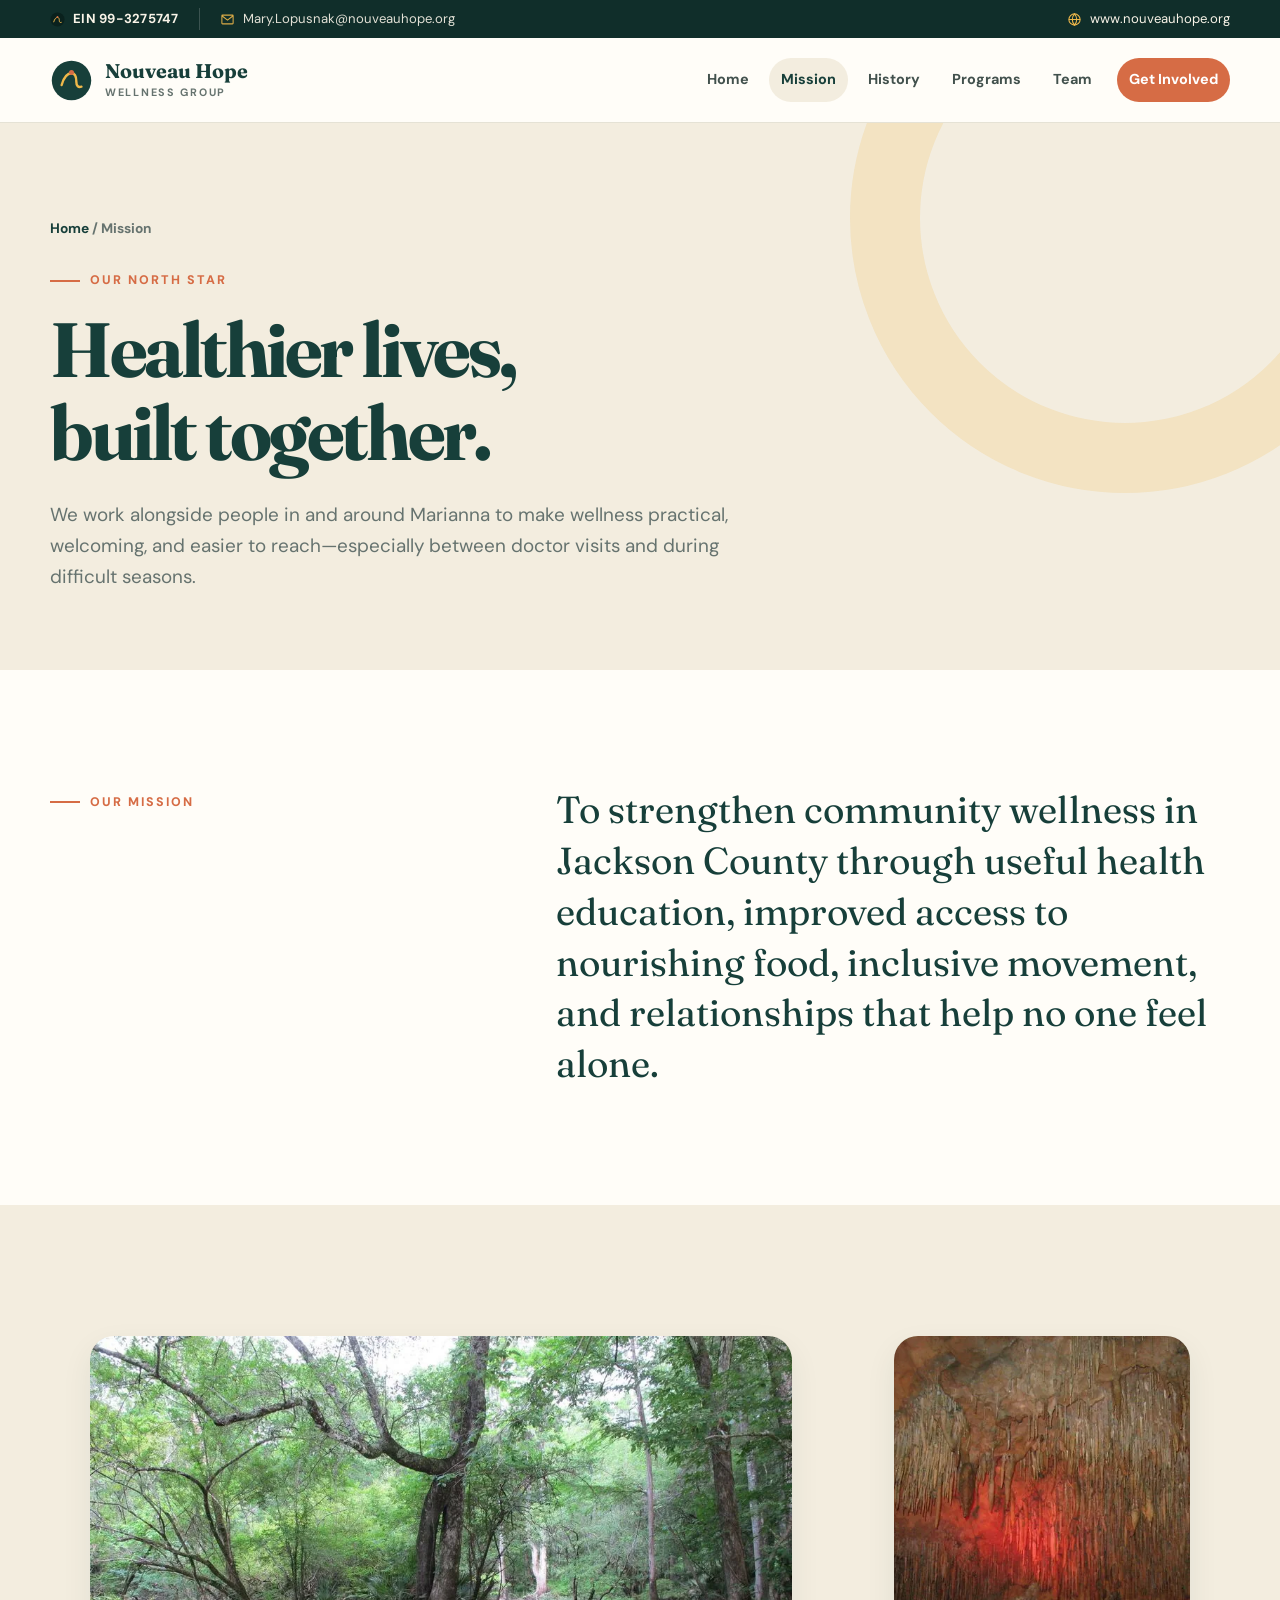
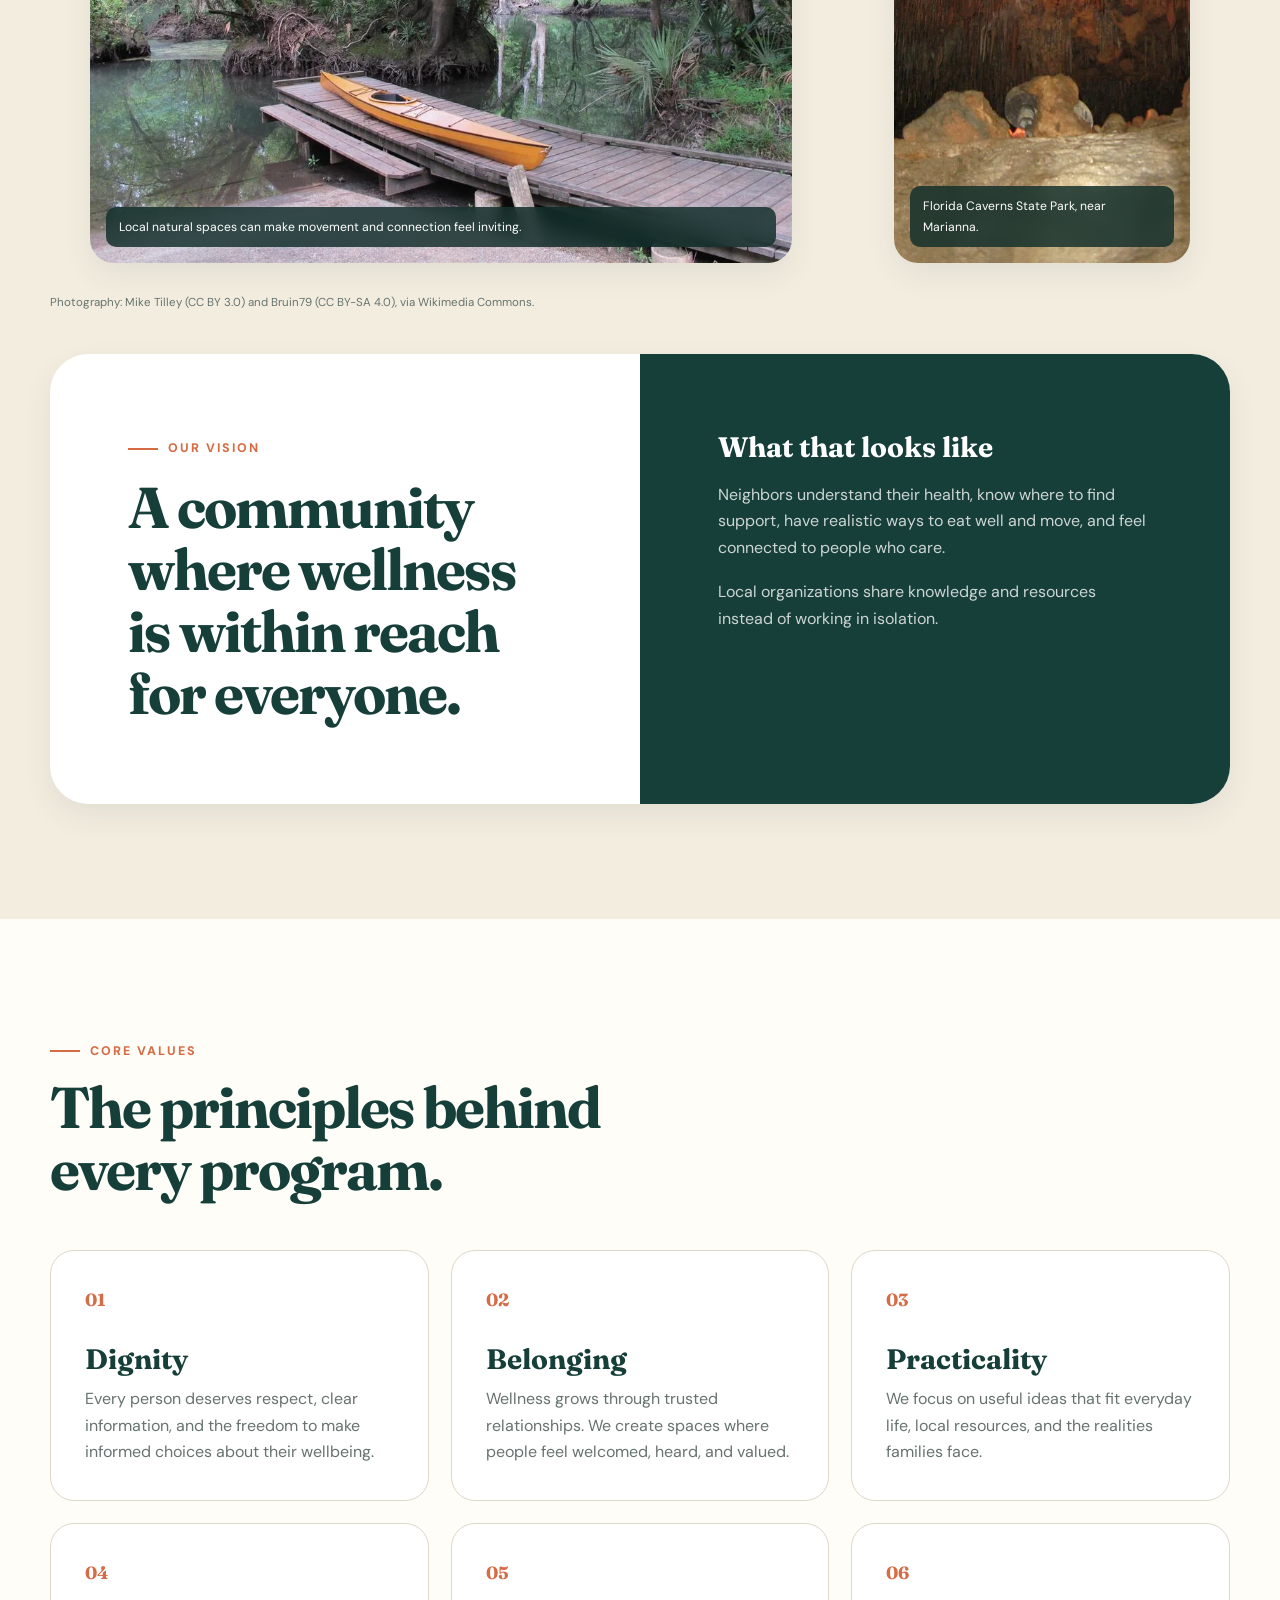
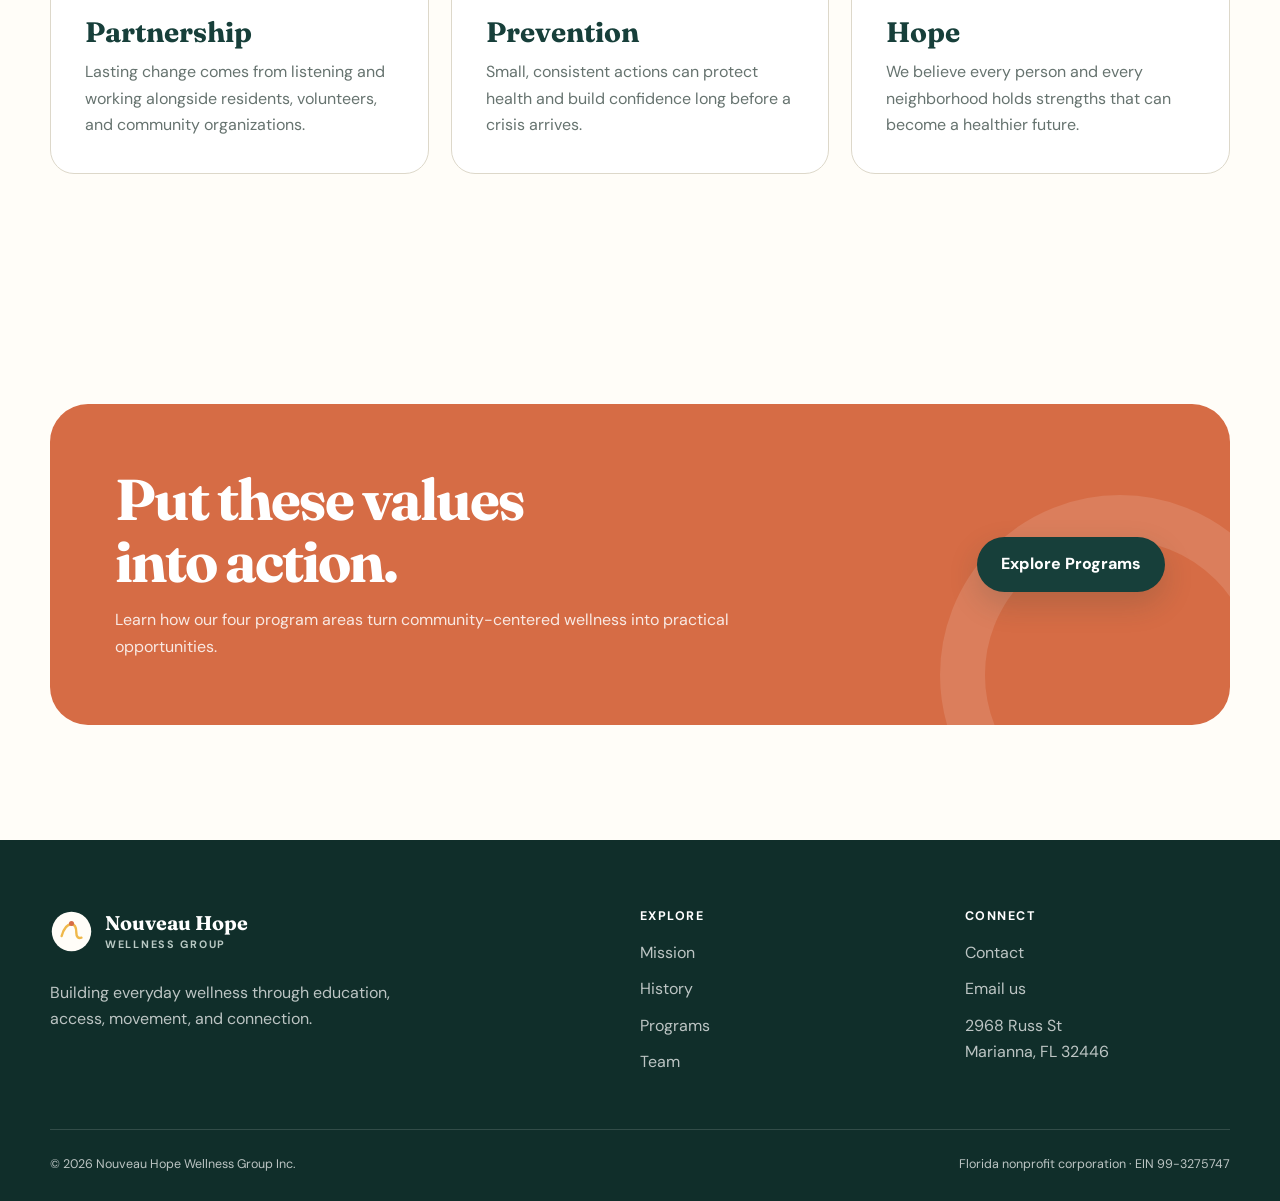
<file: mission.html>
<!doctype html><html lang="en"><head><meta charset="utf-8"><meta name="viewport" content="width=device-width, initial-scale=1"><meta name="description" content="Learn about the mission, vision, and values of Nouveau Hope Wellness Group in Jackson County, Florida."><title>Mission & Values | Nouveau Hope</title><link rel="stylesheet" href="styles.css"><noscript><style>.reveal{opacity:1!important;transform:none!important}</style></noscript></head>
<body><a class="skip-link" href="#main">Skip to content</a>
<div class="topbar">
    <div class="container topbar-inner">
      <div class="topbar-left">
        <span class="topbar-item topbar-brand">
          <svg class="topbar-mark" viewBox="0 0 32 32" fill="none" aria-hidden="true"><circle cx="16" cy="16" r="15" fill="#0a211d"/><path d="M8 21c1.8-6.2 4.5-9.4 8-9.4 2.9 0 3.9 3 3.9 6.7 0 3.3 1.5 5 4.1 4" stroke="#efb84a" stroke-width="2" stroke-linecap="round"/><circle cx="16" cy="10.5" r="2" fill="#d66c45"/></svg>
          EIN 99-3275747
        </span>
        <a class="topbar-item" href="mailto:Mary.Lopusnak@nouveauhope.org" aria-label="Email Nouveau Hope">
          <svg viewBox="0 0 24 24" fill="none" aria-hidden="true"><path d="m3 6 9 7 9-7M4 5h16a1 1 0 0 1 1 1v12a1 1 0 0 1-1 1H4a1 1 0 0 1-1-1V6a1 1 0 0 1 1-1Z" stroke="currentColor" stroke-width="1.7"/></svg>
          Mary.Lopusnak@nouveauhope.org
        </a>
      </div>
      <span class="topbar-item topbar-site"><svg viewBox="0 0 24 24" fill="none" aria-hidden="true"><circle cx="12" cy="12" r="9" stroke="currentColor" stroke-width="1.7"/><path d="M3 12h18M12 3c2.3 2.5 3.5 5.5 3.5 9S14.3 18.5 12 21c-2.3-2.5-3.5-5.5-3.5-9S9.7 5.5 12 3Z" stroke="currentColor" stroke-width="1.7"/></svg>www.nouveauhope.org</span>
    </div>
  </div>
<header class="site-header"><div class="container nav-shell"><a class="brand" href="index.html"><svg class="brand-mark" viewBox="0 0 48 48" fill="none" aria-hidden="true"><circle cx="24" cy="24" r="22" fill="#173f3a"/><path d="M13 29c2.5-8.5 6.2-13 11-13 4 0 5.4 4.2 5.4 9.3 0 4.6 2 7 5.7 5.6" stroke="#efb84a" stroke-width="2.7" stroke-linecap="round"/><circle cx="24" cy="15" r="2.8" fill="#d66c45"/></svg><span class="brand-copy"><span class="brand-name">Nouveau Hope</span><span class="brand-tag">Wellness Group</span></span></a><button class="nav-toggle" type="button" aria-label="Open navigation" aria-expanded="false"><span></span></button><nav class="site-nav" aria-label="Primary navigation"><a href="index.html">Home</a><a class="active" href="mission.html">Mission</a><a href="history.html">History</a><a href="projects.html">Programs</a><a href="team.html">Team</a><a class="nav-cta" href="contact.html">Get Involved</a></nav></div></header>
<main id="main">
  <section class="page-hero"><div class="container reveal"><div class="breadcrumb"><a href="index.html">Home</a> / Mission</div><span class="eyebrow">Our North Star</span><h1>Healthier lives, built together.</h1><p>We work alongside people in and around Marianna to make wellness practical, welcoming, and easier to reach—especially between doctor visits and during difficult seasons.</p></div></section>
  <section class="section"><div class="container intro-grid reveal"><div><span class="eyebrow">Our Mission</span></div><div><p class="large-copy">To strengthen community wellness in Jackson County through useful health education, improved access to nourishing food, inclusive movement, and relationships that help no one feel alone.</p></div></div></section>
  <section class="section section-alt"><div class="container"><div class="photo-story reveal"><figure class="photo-frame"><img src="assets/images/chipola-river.webp" alt="A peaceful river access point along the Chipola River in Jackson County" width="1000" height="750" loading="lazy"><figcaption>Local natural spaces can make movement and connection feel inviting.</figcaption></figure><figure class="photo-frame small"><img src="assets/images/florida-caverns.webp" alt="Natural limestone formations inside Florida Caverns State Park" width="1000" height="750" loading="lazy"><figcaption>Florida Caverns State Park, near Marianna.</figcaption></figure></div><p class="photo-credit">Photography: Mike Tilley (CC BY 3.0) and Bruin79 (CC BY-SA 4.0), via Wikimedia Commons.</p><div class="split-panel reveal" style="margin-top:42px"><div><span class="eyebrow">Our Vision</span><h2 style="margin-top:18px">A community where wellness is within reach for everyone.</h2></div><div class="color-panel"><h3>What that looks like</h3><p style="margin-top:20px">Neighbors understand their health, know where to find support, have realistic ways to eat well and move, and feel connected to people who care.</p><p>Local organizations share knowledge and resources instead of working in isolation.</p></div></div></div></section>
  <section class="section"><div class="container"><div class="section-head reveal"><span class="eyebrow">Core Values</span><h2>The principles behind every program.</h2></div><div class="value-grid"><article class="value-card reveal"><span class="value-number">01</span><h3>Dignity</h3><p>Every person deserves respect, clear information, and the freedom to make informed choices about their wellbeing.</p></article><article class="value-card reveal"><span class="value-number">02</span><h3>Belonging</h3><p>Wellness grows through trusted relationships. We create spaces where people feel welcomed, heard, and valued.</p></article><article class="value-card reveal"><span class="value-number">03</span><h3>Practicality</h3><p>We focus on useful ideas that fit everyday life, local resources, and the realities families face.</p></article><article class="value-card reveal"><span class="value-number">04</span><h3>Partnership</h3><p>Lasting change comes from listening and working alongside residents, volunteers, and community organizations.</p></article><article class="value-card reveal"><span class="value-number">05</span><h3>Prevention</h3><p>Small, consistent actions can protect health and build confidence long before a crisis arrives.</p></article><article class="value-card reveal"><span class="value-number">06</span><h3>Hope</h3><p>We believe every person and every neighborhood holds strengths that can become a healthier future.</p></article></div></div></section>
  <section class="section"><div class="container cta-band reveal"><div class="cta-band-inner"><div><h2>Put these values into action.</h2><p>Learn how our four program areas turn community-centered wellness into practical opportunities.</p></div><a class="btn btn-primary" href="projects.html">Explore Programs</a></div></div></section>
</main>
<footer class="site-footer"><div class="container"><div class="footer-grid"><div><a class="brand footer-brand" href="index.html"><svg class="brand-mark" viewBox="0 0 48 48" fill="none" aria-hidden="true"><circle cx="24" cy="24" r="22" fill="#fffdf8"/><path d="M13 29c2.5-8.5 6.2-13 11-13 4 0 5.4 4.2 5.4 9.3 0 4.6 2 7 5.7 5.6" stroke="#efb84a" stroke-width="2.7" stroke-linecap="round"/><circle cx="24" cy="15" r="2.8" fill="#d66c45"/></svg><span class="brand-copy"><span class="brand-name">Nouveau Hope</span><span class="brand-tag" style="color:#b9c9c4">Wellness Group</span></span></a><p class="footer-intro">Building everyday wellness through education, access, movement, and connection.</p></div><div><h3 class="footer-title">Explore</h3><div class="footer-links"><a href="mission.html">Mission</a><a href="history.html">History</a><a href="projects.html">Programs</a><a href="team.html">Team</a></div></div><div><h3 class="footer-title">Connect</h3><div class="footer-links"><a href="contact.html">Contact</a><a href="mailto:Mary.Lopusnak@nouveauhope.org">Email us</a><span>2968 Russ St<br>Marianna, FL 32446</span></div></div></div><div class="footer-bottom"><span>© 2026 Nouveau Hope Wellness Group Inc.</span><span>Florida nonprofit corporation · EIN 99-3275747</span></div></div></footer><script src="script.js"></script></body></html>
</file>
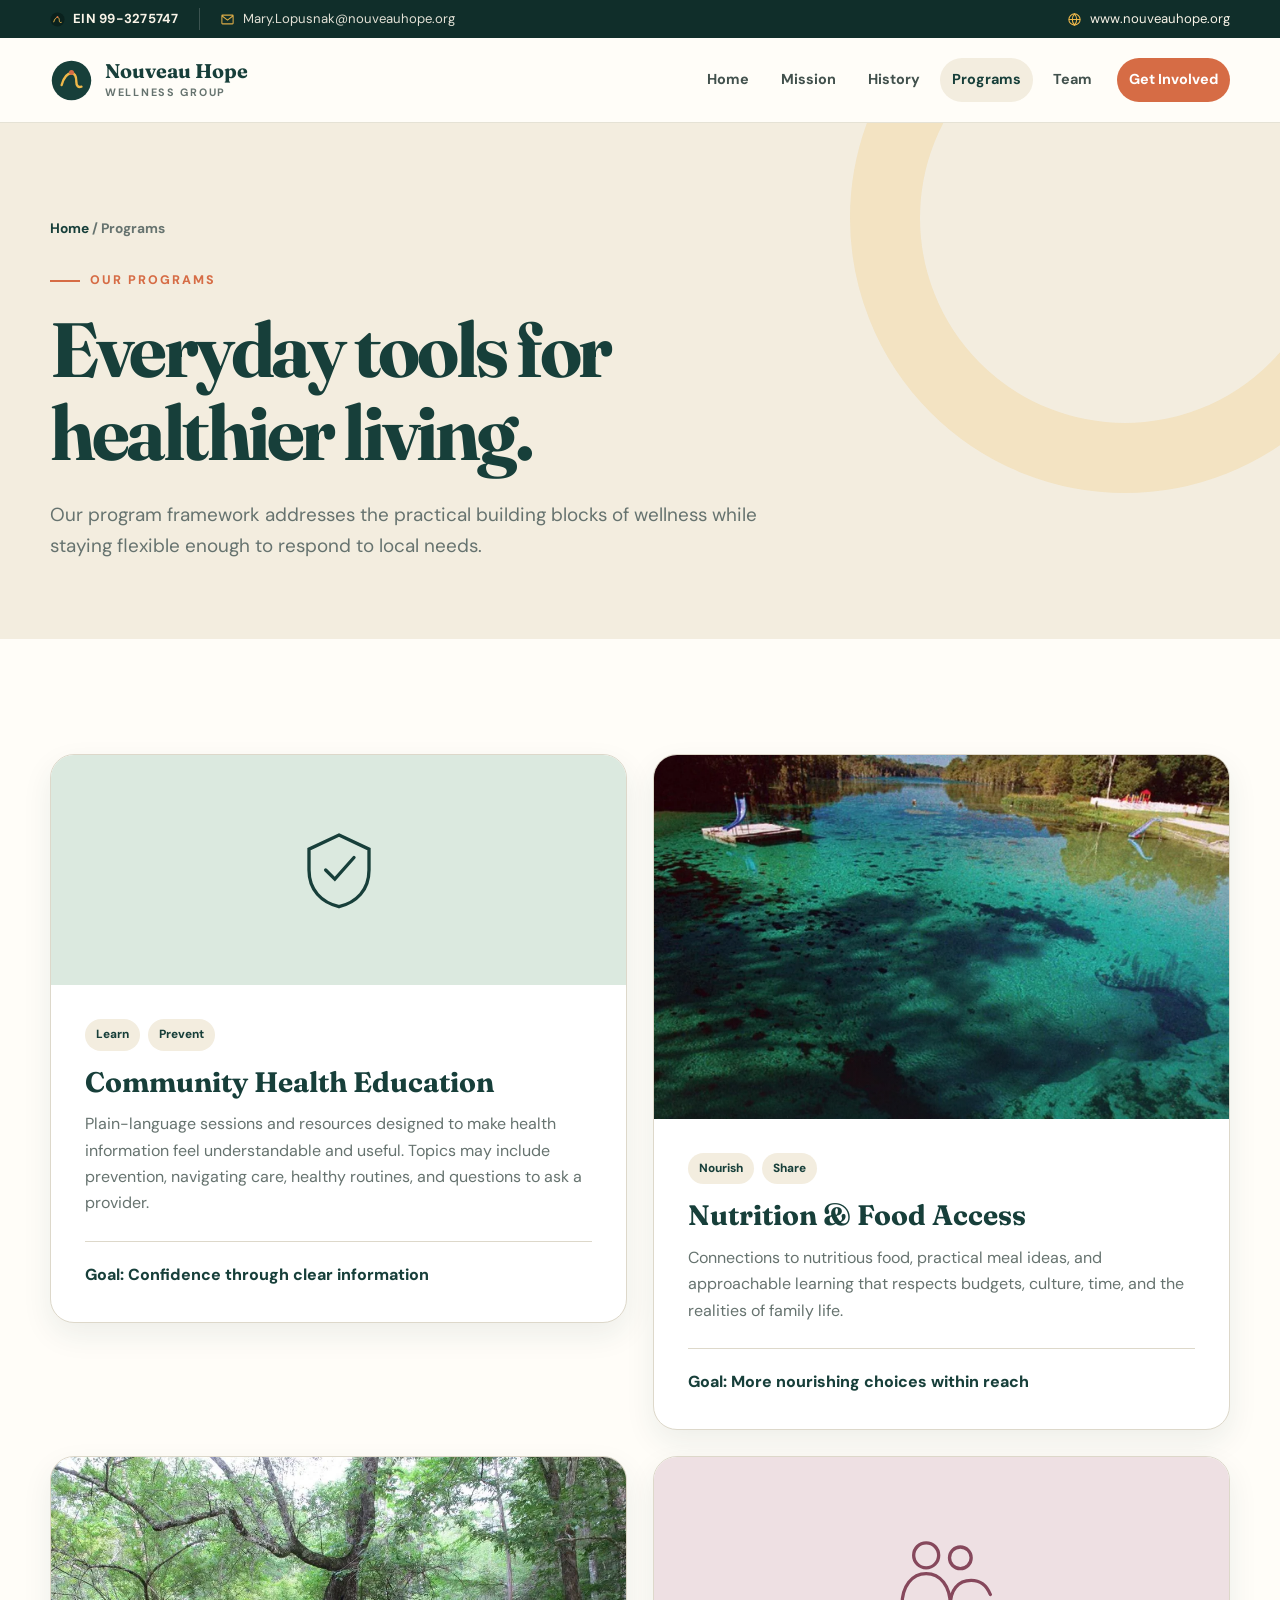
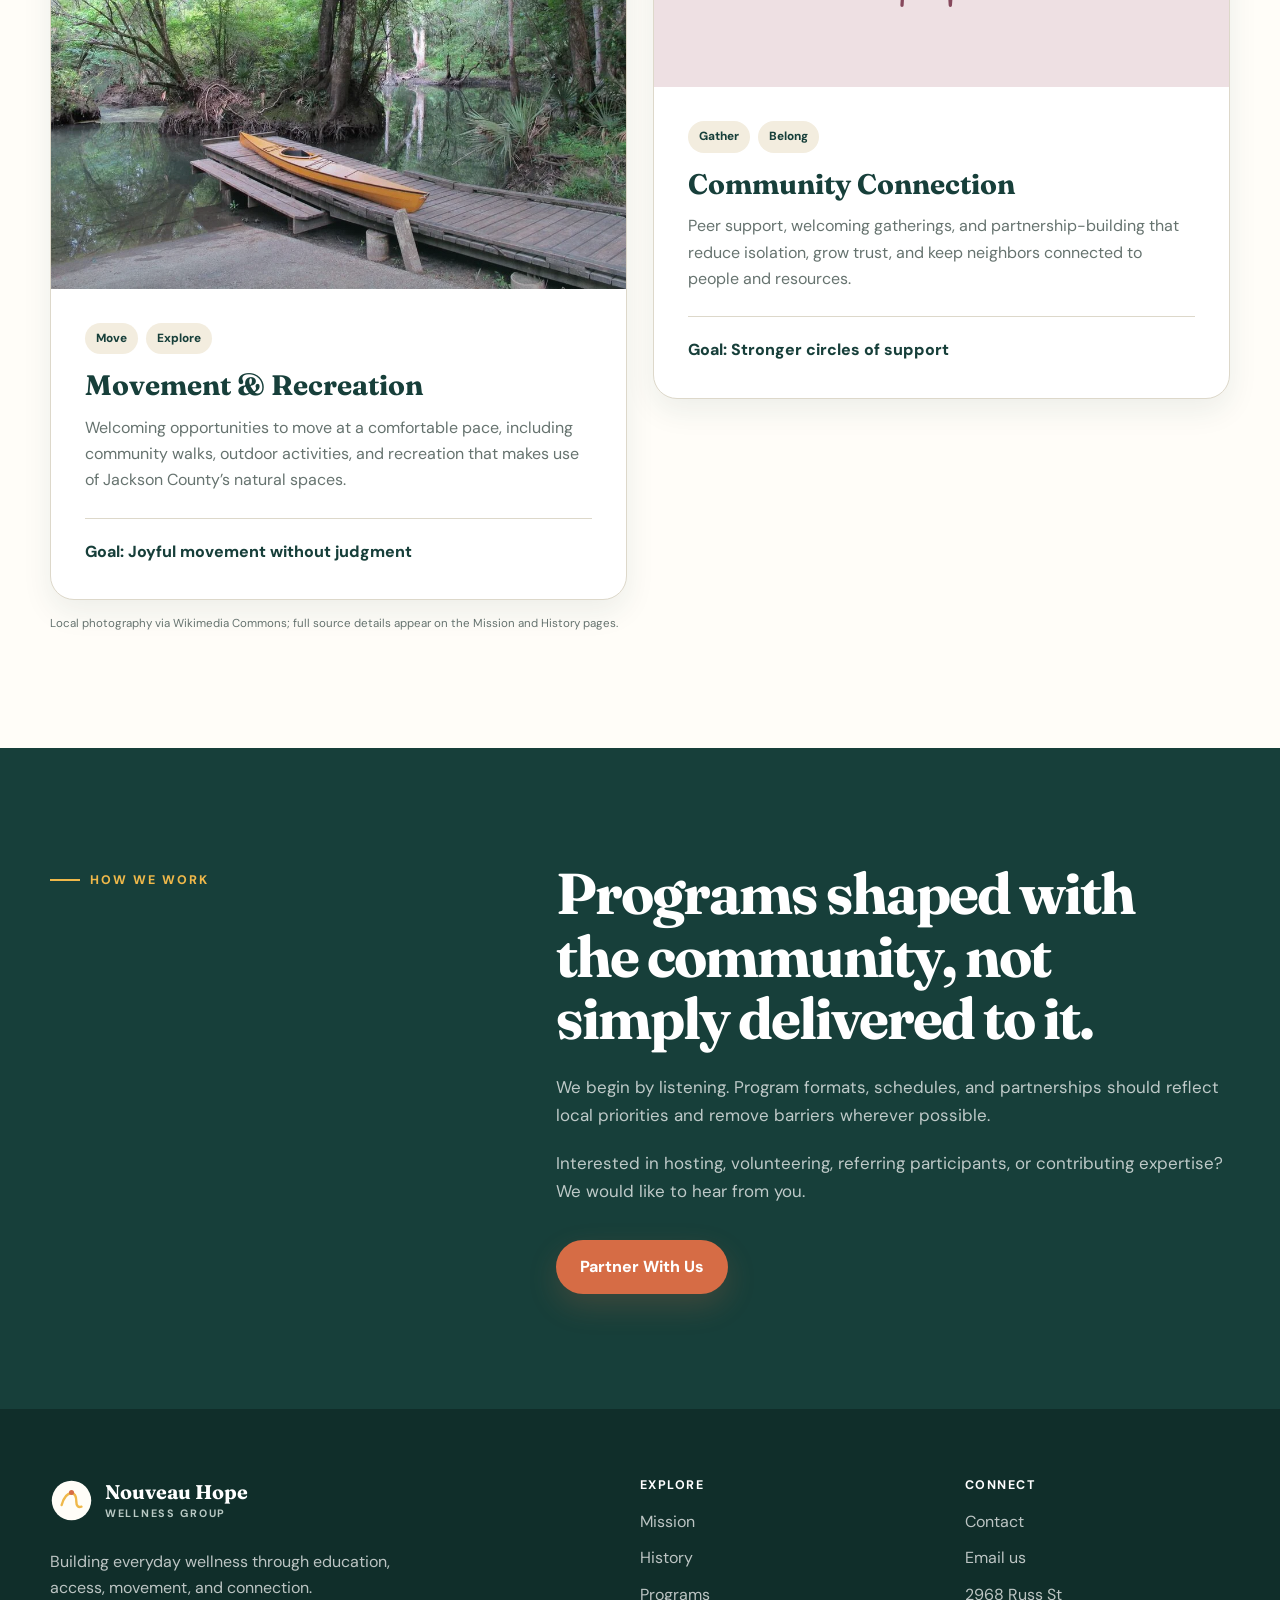
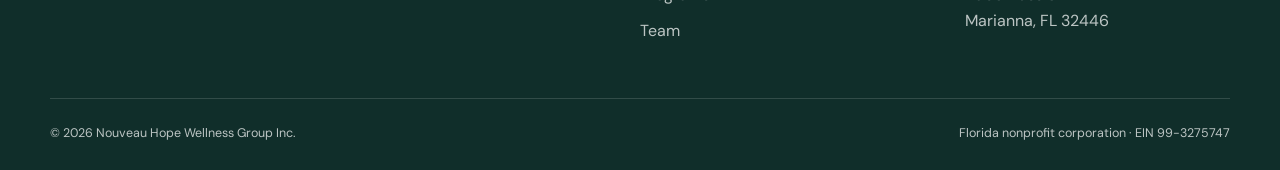
<file: projects.html>
<!doctype html><html lang="en"><head><meta charset="utf-8"><meta name="viewport" content="width=device-width, initial-scale=1"><meta name="description" content="Explore Nouveau Hope programs for health education, nutrition, movement, and community connection."><title>Programs | Nouveau Hope</title><link rel="stylesheet" href="styles.css"><noscript><style>.reveal{opacity:1!important;transform:none!important}</style></noscript></head>
<body><a class="skip-link" href="#main">Skip to content</a><div class="topbar">
    <div class="container topbar-inner">
      <div class="topbar-left">
        <span class="topbar-item topbar-brand">
          <svg class="topbar-mark" viewBox="0 0 32 32" fill="none" aria-hidden="true"><circle cx="16" cy="16" r="15" fill="#0a211d"/><path d="M8 21c1.8-6.2 4.5-9.4 8-9.4 2.9 0 3.9 3 3.9 6.7 0 3.3 1.5 5 4.1 4" stroke="#efb84a" stroke-width="2" stroke-linecap="round"/><circle cx="16" cy="10.5" r="2" fill="#d66c45"/></svg>
          EIN 99-3275747
        </span>
        <a class="topbar-item" href="mailto:Mary.Lopusnak@nouveauhope.org" aria-label="Email Nouveau Hope">
          <svg viewBox="0 0 24 24" fill="none" aria-hidden="true"><path d="m3 6 9 7 9-7M4 5h16a1 1 0 0 1 1 1v12a1 1 0 0 1-1 1H4a1 1 0 0 1-1-1V6a1 1 0 0 1 1-1Z" stroke="currentColor" stroke-width="1.7"/></svg>
          Mary.Lopusnak@nouveauhope.org
        </a>
      </div>
      <span class="topbar-item topbar-site"><svg viewBox="0 0 24 24" fill="none" aria-hidden="true"><circle cx="12" cy="12" r="9" stroke="currentColor" stroke-width="1.7"/><path d="M3 12h18M12 3c2.3 2.5 3.5 5.5 3.5 9S14.3 18.5 12 21c-2.3-2.5-3.5-5.5-3.5-9S9.7 5.5 12 3Z" stroke="currentColor" stroke-width="1.7"/></svg>www.nouveauhope.org</span>
    </div>
  </div>
<header class="site-header"><div class="container nav-shell"><a class="brand" href="index.html"><svg class="brand-mark" viewBox="0 0 48 48" fill="none" aria-hidden="true"><circle cx="24" cy="24" r="22" fill="#173f3a"/><path d="M13 29c2.5-8.5 6.2-13 11-13 4 0 5.4 4.2 5.4 9.3 0 4.6 2 7 5.7 5.6" stroke="#efb84a" stroke-width="2.7" stroke-linecap="round"/><circle cx="24" cy="15" r="2.8" fill="#d66c45"/></svg><span class="brand-copy"><span class="brand-name">Nouveau Hope</span><span class="brand-tag">Wellness Group</span></span></a><button class="nav-toggle" type="button" aria-label="Open navigation" aria-expanded="false"><span></span></button><nav class="site-nav"><a href="index.html">Home</a><a href="mission.html">Mission</a><a href="history.html">History</a><a class="active" href="projects.html">Programs</a><a href="team.html">Team</a><a class="nav-cta" href="contact.html">Get Involved</a></nav></div></header>
<main id="main"><section class="page-hero"><div class="container reveal"><div class="breadcrumb"><a href="index.html">Home</a> / Programs</div><span class="eyebrow">Our Programs</span><h1>Everyday tools for healthier living.</h1><p>Our program framework addresses the practical building blocks of wellness while staying flexible enough to respond to local needs.</p></div></section>
<section class="section"><div class="container"><div class="project-grid">
<article class="project-card reveal" id="education"><div class="project-visual"><svg viewBox="0 0 120 120" fill="none" aria-hidden="true"><path d="M60 18 96 35v25c0 24-15 39-36 44-21-5-36-20-36-44V35l36-17Z" stroke="currentColor" stroke-width="4"/><path d="m44 60 11 11 23-26" stroke="currentColor" stroke-width="4" stroke-linecap="round"/></svg></div><div class="project-body"><div class="project-meta"><span class="tag">Learn</span><span class="tag">Prevent</span></div><h3>Community Health Education</h3><p>Plain-language sessions and resources designed to make health information feel understandable and useful. Topics may include prevention, navigating care, healthy routines, and questions to ask a provider.</p><div class="metric">Goal: Confidence through clear information</div></div></article>
<article class="project-card reveal" id="nutrition"><div class="project-visual has-photo"><img src="assets/images/jackson-blue-spring.webp" alt="Clear water and greenery at Jackson Blue Spring" width="1400" height="885" loading="lazy"></div><div class="project-body"><div class="project-meta"><span class="tag">Nourish</span><span class="tag">Share</span></div><h3>Nutrition & Food Access</h3><p>Connections to nutritious food, practical meal ideas, and approachable learning that respects budgets, culture, time, and the realities of family life.</p><div class="metric">Goal: More nourishing choices within reach</div></div></article>
<article class="project-card reveal" id="movement"><div class="project-visual has-photo"><img src="assets/images/chipola-river.webp" alt="Kayak and river access along the Chipola River" width="1000" height="750" loading="lazy"></div><div class="project-body"><div class="project-meta"><span class="tag">Move</span><span class="tag">Explore</span></div><h3>Movement & Recreation</h3><p>Welcoming opportunities to move at a comfortable pace, including community walks, outdoor activities, and recreation that makes use of Jackson County’s natural spaces.</p><div class="metric">Goal: Joyful movement without judgment</div></div></article>
<article class="project-card reveal" id="connection"><div class="project-visual"><svg viewBox="0 0 120 120" fill="none" aria-hidden="true"><circle cx="41" cy="40" r="15" stroke="currentColor" stroke-width="4"/><circle cx="82" cy="43" r="13" stroke="currentColor" stroke-width="4"/><path d="M12 100c0-23 12-38 29-38s29 15 29 38M70 100c0-18 9-30 25-30 11 0 19 7 23 17" stroke="currentColor" stroke-width="4" stroke-linecap="round"/></svg></div><div class="project-body"><div class="project-meta"><span class="tag">Gather</span><span class="tag">Belong</span></div><h3>Community Connection</h3><p>Peer support, welcoming gatherings, and partnership-building that reduce isolation, grow trust, and keep neighbors connected to people and resources.</p><div class="metric">Goal: Stronger circles of support</div></div></article>
</div><p class="photo-credit">Local photography via Wikimedia Commons; full source details appear on the Mission and History pages.</p></div></section>
<section class="section section-dark"><div class="container intro-grid reveal"><div><span class="eyebrow">How We Work</span></div><div><h2>Programs shaped with the community, not simply delivered to it.</h2><div class="rich-copy" style="margin-top:24px;color:rgba(255,255,255,.72)"><p>We begin by listening. Program formats, schedules, and partnerships should reflect local priorities and remove barriers wherever possible.</p><p>Interested in hosting, volunteering, referring participants, or contributing expertise? We would like to hear from you.</p></div><div class="button-row"><a class="btn btn-secondary" href="contact.html">Partner With Us</a></div></div></div></section></main>
<footer class="site-footer"><div class="container"><div class="footer-grid"><div><a class="brand footer-brand" href="index.html"><svg class="brand-mark" viewBox="0 0 48 48" fill="none" aria-hidden="true"><circle cx="24" cy="24" r="22" fill="#fffdf8"/><path d="M13 29c2.5-8.5 6.2-13 11-13 4 0 5.4 4.2 5.4 9.3 0 4.6 2 7 5.7 5.6" stroke="#efb84a" stroke-width="2.7" stroke-linecap="round"/><circle cx="24" cy="15" r="2.8" fill="#d66c45"/></svg><span class="brand-copy"><span class="brand-name">Nouveau Hope</span><span class="brand-tag" style="color:#b9c9c4">Wellness Group</span></span></a><p class="footer-intro">Building everyday wellness through education, access, movement, and connection.</p></div><div><h3 class="footer-title">Explore</h3><div class="footer-links"><a href="mission.html">Mission</a><a href="history.html">History</a><a href="projects.html">Programs</a><a href="team.html">Team</a></div></div><div><h3 class="footer-title">Connect</h3><div class="footer-links"><a href="contact.html">Contact</a><a href="mailto:Mary.Lopusnak@nouveauhope.org">Email us</a><span>2968 Russ St<br>Marianna, FL 32446</span></div></div></div><div class="footer-bottom"><span>© 2026 Nouveau Hope Wellness Group Inc.</span><span>Florida nonprofit corporation · EIN 99-3275747</span></div></div></footer><script src="script.js"></script></body></html>
</file>
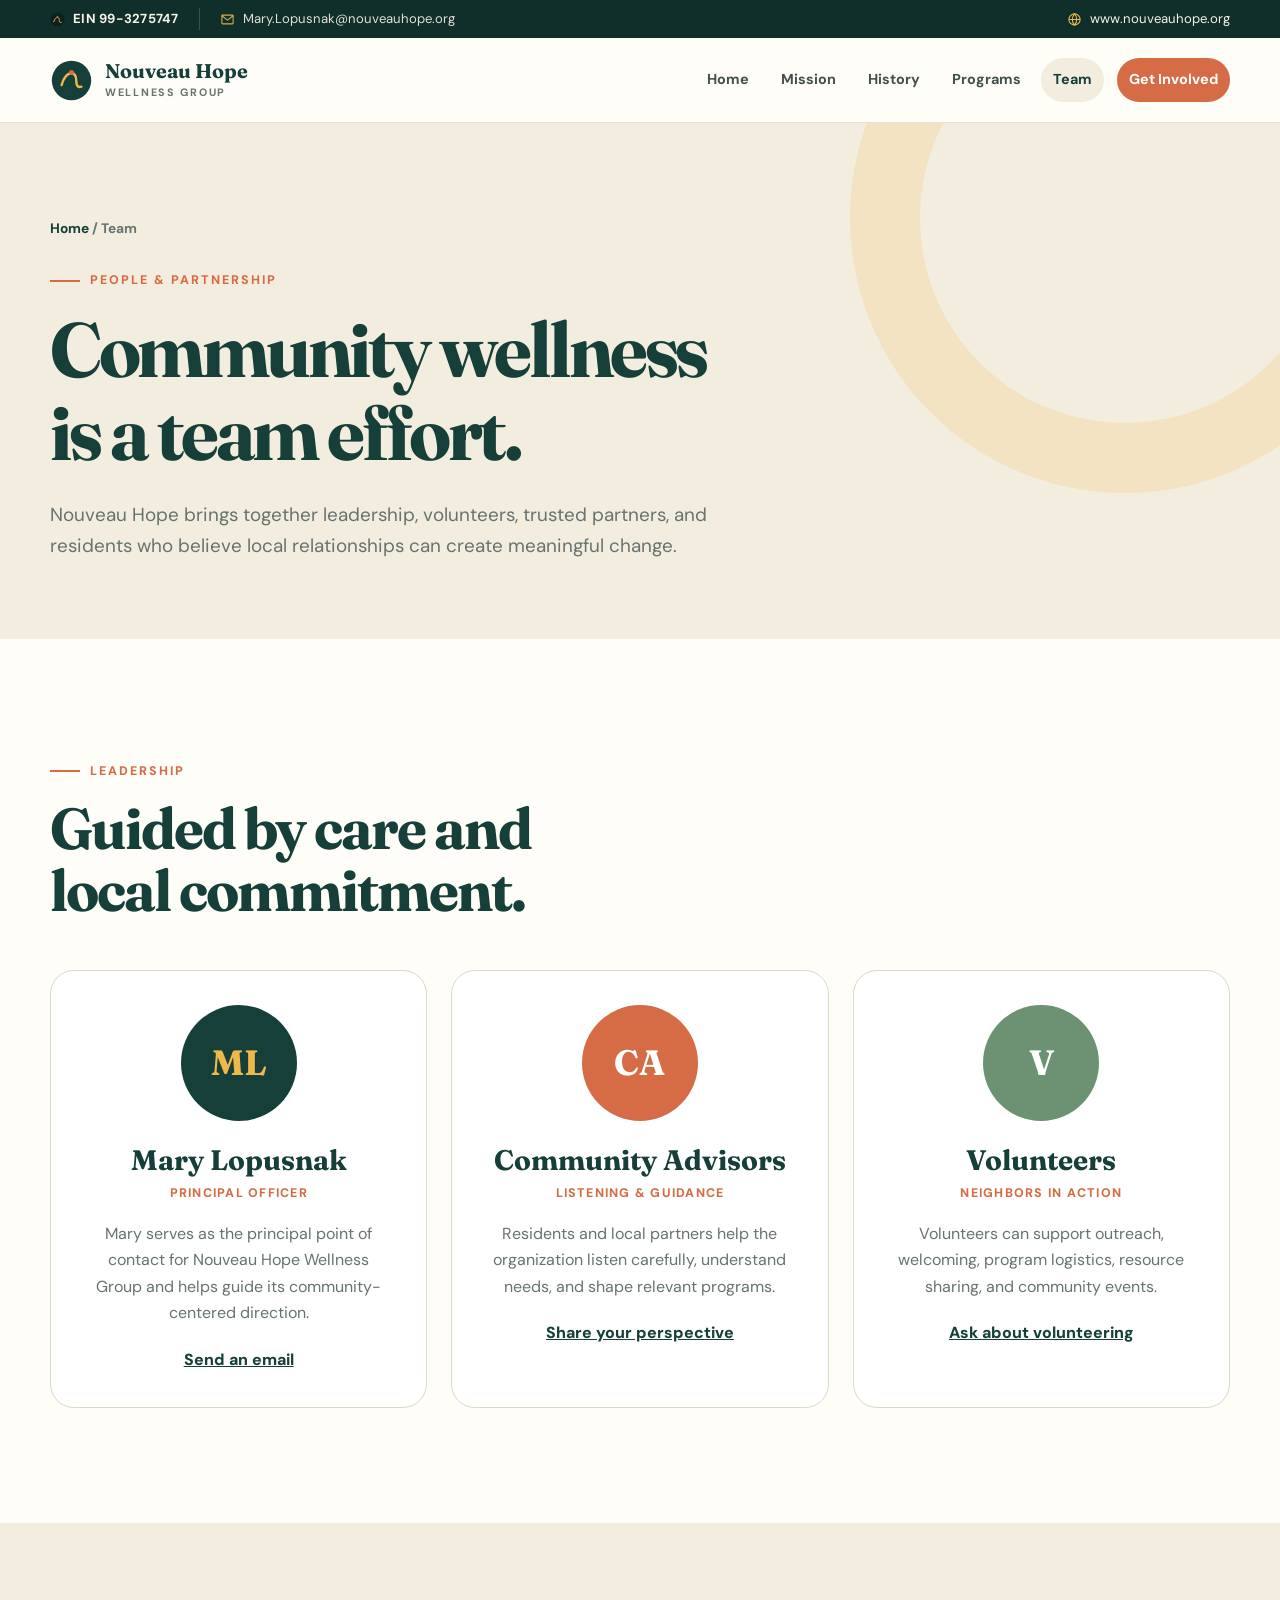
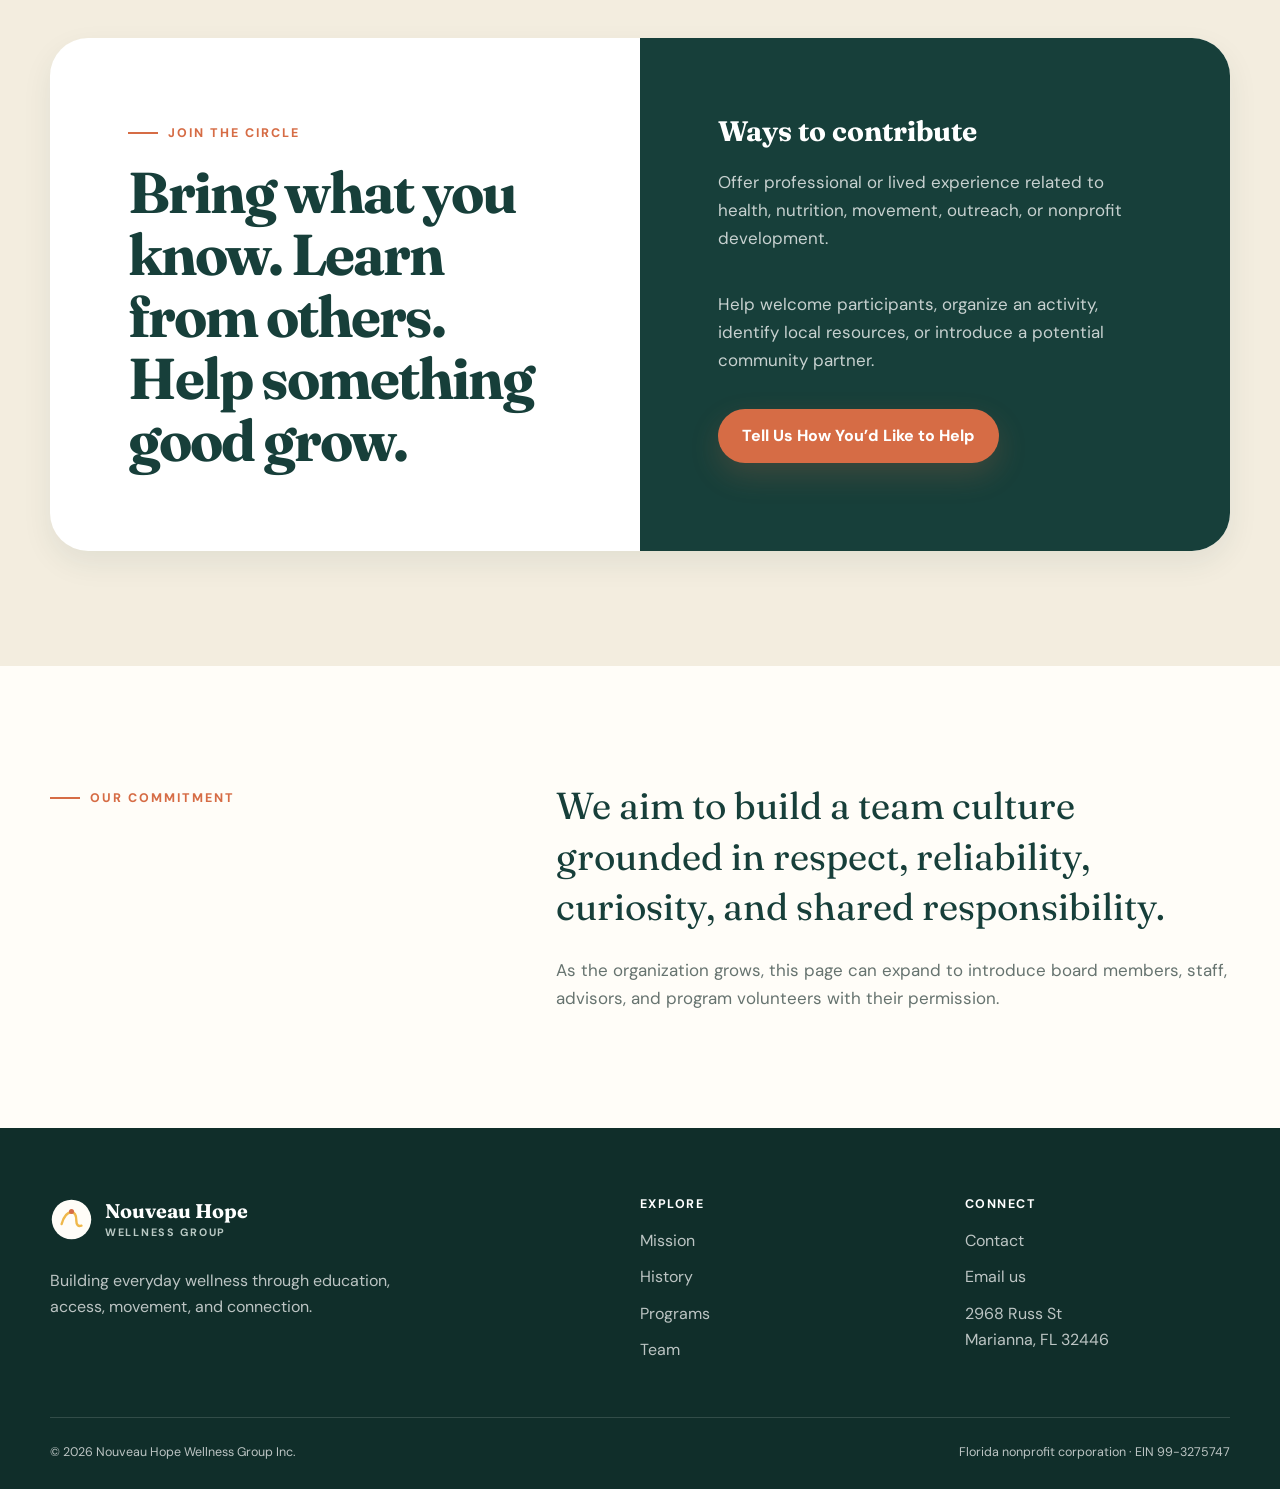
<file: team.html>
<!doctype html><html lang="en"><head><meta charset="utf-8"><meta name="viewport" content="width=device-width, initial-scale=1"><meta name="description" content="Meet the people and community roles behind Nouveau Hope Wellness Group."><title>Our Team | Nouveau Hope</title><link rel="stylesheet" href="styles.css"><noscript><style>.reveal{opacity:1!important;transform:none!important}</style></noscript></head>
<body><a class="skip-link" href="#main">Skip to content</a><div class="topbar">
    <div class="container topbar-inner">
      <div class="topbar-left">
        <span class="topbar-item topbar-brand">
          <svg class="topbar-mark" viewBox="0 0 32 32" fill="none" aria-hidden="true"><circle cx="16" cy="16" r="15" fill="#0a211d"/><path d="M8 21c1.8-6.2 4.5-9.4 8-9.4 2.9 0 3.9 3 3.9 6.7 0 3.3 1.5 5 4.1 4" stroke="#efb84a" stroke-width="2" stroke-linecap="round"/><circle cx="16" cy="10.5" r="2" fill="#d66c45"/></svg>
          EIN 99-3275747
        </span>
        <a class="topbar-item" href="mailto:Mary.Lopusnak@nouveauhope.org" aria-label="Email Nouveau Hope">
          <svg viewBox="0 0 24 24" fill="none" aria-hidden="true"><path d="m3 6 9 7 9-7M4 5h16a1 1 0 0 1 1 1v12a1 1 0 0 1-1 1H4a1 1 0 0 1-1-1V6a1 1 0 0 1 1-1Z" stroke="currentColor" stroke-width="1.7"/></svg>
          Mary.Lopusnak@nouveauhope.org
        </a>
      </div>
      <span class="topbar-item topbar-site"><svg viewBox="0 0 24 24" fill="none" aria-hidden="true"><circle cx="12" cy="12" r="9" stroke="currentColor" stroke-width="1.7"/><path d="M3 12h18M12 3c2.3 2.5 3.5 5.5 3.5 9S14.3 18.5 12 21c-2.3-2.5-3.5-5.5-3.5-9S9.7 5.5 12 3Z" stroke="currentColor" stroke-width="1.7"/></svg>www.nouveauhope.org</span>
    </div>
  </div>
<header class="site-header"><div class="container nav-shell"><a class="brand" href="index.html"><svg class="brand-mark" viewBox="0 0 48 48" fill="none" aria-hidden="true"><circle cx="24" cy="24" r="22" fill="#173f3a"/><path d="M13 29c2.5-8.5 6.2-13 11-13 4 0 5.4 4.2 5.4 9.3 0 4.6 2 7 5.7 5.6" stroke="#efb84a" stroke-width="2.7" stroke-linecap="round"/><circle cx="24" cy="15" r="2.8" fill="#d66c45"/></svg><span class="brand-copy"><span class="brand-name">Nouveau Hope</span><span class="brand-tag">Wellness Group</span></span></a><button class="nav-toggle" type="button" aria-label="Open navigation" aria-expanded="false"><span></span></button><nav class="site-nav"><a href="index.html">Home</a><a href="mission.html">Mission</a><a href="history.html">History</a><a href="projects.html">Programs</a><a class="active" href="team.html">Team</a><a class="nav-cta" href="contact.html">Get Involved</a></nav></div></header>
<main id="main"><section class="page-hero"><div class="container reveal"><div class="breadcrumb"><a href="index.html">Home</a> / Team</div><span class="eyebrow">People & Partnership</span><h1>Community wellness is a team effort.</h1><p>Nouveau Hope brings together leadership, volunteers, trusted partners, and residents who believe local relationships can create meaningful change.</p></div></section>
<section class="section"><div class="container"><div class="section-head reveal"><span class="eyebrow">Leadership</span><h2>Guided by care and local commitment.</h2></div><div class="team-grid"><article class="team-card reveal"><div class="avatar">ML</div><h3>Mary Lopusnak</h3><span class="role">Principal Officer</span><p>Mary serves as the principal point of contact for Nouveau Hope Wellness Group and helps guide its community-centered direction.</p><a class="team-link" href="mailto:Mary.Lopusnak@nouveauhope.org">Send an email</a></article><article class="team-card reveal"><div class="avatar">CA</div><h3>Community Advisors</h3><span class="role">Listening & Guidance</span><p>Residents and local partners help the organization listen carefully, understand needs, and shape relevant programs.</p><a class="team-link" href="contact.html">Share your perspective</a></article><article class="team-card reveal"><div class="avatar">V</div><h3>Volunteers</h3><span class="role">Neighbors in Action</span><p>Volunteers can support outreach, welcoming, program logistics, resource sharing, and community events.</p><a class="team-link" href="contact.html">Ask about volunteering</a></article></div></div></section>
<section class="section section-alt"><div class="container split-panel reveal"><div><span class="eyebrow">Join the Circle</span><h2 style="margin-top:18px">Bring what you know. Learn from others. Help something good grow.</h2></div><div class="color-panel"><h3>Ways to contribute</h3><div class="rich-copy" style="margin-top:22px;color:rgba(255,255,255,.76)"><p>Offer professional or lived experience related to health, nutrition, movement, outreach, or nonprofit development.</p><p>Help welcome participants, organize an activity, identify local resources, or introduce a potential community partner.</p></div><div class="button-row"><a class="btn btn-secondary" href="contact.html">Tell Us How You’d Like to Help</a></div></div></div></section>
<section class="section"><div class="container intro-grid reveal"><div><span class="eyebrow">Our Commitment</span></div><div><p class="large-copy">We aim to build a team culture grounded in respect, reliability, curiosity, and shared responsibility.</p><div class="rich-copy" style="margin-top:24px"><p>As the organization grows, this page can expand to introduce board members, staff, advisors, and program volunteers with their permission.</p></div></div></div></section></main>
<footer class="site-footer"><div class="container"><div class="footer-grid"><div><a class="brand footer-brand" href="index.html"><svg class="brand-mark" viewBox="0 0 48 48" fill="none" aria-hidden="true"><circle cx="24" cy="24" r="22" fill="#fffdf8"/><path d="M13 29c2.5-8.5 6.2-13 11-13 4 0 5.4 4.2 5.4 9.3 0 4.6 2 7 5.7 5.6" stroke="#efb84a" stroke-width="2.7" stroke-linecap="round"/><circle cx="24" cy="15" r="2.8" fill="#d66c45"/></svg><span class="brand-copy"><span class="brand-name">Nouveau Hope</span><span class="brand-tag" style="color:#b9c9c4">Wellness Group</span></span></a><p class="footer-intro">Building everyday wellness through education, access, movement, and connection.</p></div><div><h3 class="footer-title">Explore</h3><div class="footer-links"><a href="mission.html">Mission</a><a href="history.html">History</a><a href="projects.html">Programs</a><a href="team.html">Team</a></div></div><div><h3 class="footer-title">Connect</h3><div class="footer-links"><a href="contact.html">Contact</a><a href="mailto:Mary.Lopusnak@nouveauhope.org">Email us</a><span>2968 Russ St<br>Marianna, FL 32446</span></div></div></div><div class="footer-bottom"><span>© 2026 Nouveau Hope Wellness Group Inc.</span><span>Florida nonprofit corporation · EIN 99-3275747</span></div></div></footer><script src="script.js"></script></body></html>
</file>
<file: styles.css>
@import url('https://fonts.googleapis.com/css2?family=DM+Sans:wght@400;500;600;700&family=Fraunces:opsz,wght@9..144,500;9..144,600;9..144,700&display=swap');

:root {
  --color-primary: #173f3a;
  --color-primary-soft: #285e56;
  --color-secondary: #d66c45;
  --color-accent: #efb84a;
  --color-bg: #fffdf8;
  --color-bg-alt: #f3eddf;
  --color-card: #ffffff;
  --color-text: #20312d;
  --color-text-light: #66736f;
  --color-line: #ddd8ca;
  --color-top-bar: #102e2a;
  --color-top-bar-text: #f9f4e8;
  --shadow-sm: 0 12px 30px rgba(23, 63, 58, 0.08);
  --shadow-lg: 0 24px 70px rgba(23, 63, 58, 0.14);
  --radius-sm: 14px;
  --radius-md: 24px;
  --radius-lg: 38px;
  --container: 1180px;
}

* { box-sizing: border-box; }

html { scroll-behavior: smooth; }

body {
  margin: 0;
  background: var(--color-bg);
  color: var(--color-text);
  font-family: "DM Sans", sans-serif;
  font-size: 16px;
  line-height: 1.65;
  -webkit-font-smoothing: antialiased;
}

body.menu-open { overflow: hidden; }

h1, h2, h3, h4 {
  margin: 0;
  color: var(--color-primary);
  font-family: "Fraunces", Georgia, serif;
  line-height: 1.08;
  text-wrap: balance;
}

h1 { font-size: clamp(3rem, 7vw, 6.4rem); letter-spacing: -0.045em; }
h2 { font-size: clamp(2.15rem, 4.5vw, 4rem); letter-spacing: -0.035em; }
h3 { font-size: clamp(1.35rem, 2.2vw, 1.8rem); }
p { margin: 0; }
a { color: inherit; }
img, svg { display: block; max-width: 100%; }
button, input, select, textarea { font: inherit; }

:focus-visible { outline: 3px solid var(--color-accent); outline-offset: 4px; }

.skip-link {
  position: fixed;
  top: 10px;
  left: 10px;
  z-index: 999;
  padding: 10px 16px;
  border-radius: 999px;
  background: var(--color-accent);
  color: var(--color-primary);
  font-weight: 700;
  transform: translateY(-150%);
}

.skip-link:focus { transform: translateY(0); }

.container {
  width: min(calc(100% - 40px), var(--container));
  margin-inline: auto;
}

.topbar {
  background: var(--color-top-bar);
  color: var(--color-top-bar-text);
  font-size: 0.82rem;
}

.topbar-inner {
  min-height: 38px;
  display: flex;
  align-items: center;
  justify-content: space-between;
  gap: 20px;
}

.topbar a { text-decoration: none; opacity: 0.9; }
.topbar a:hover { opacity: 1; text-decoration: underline; }
.topbar-item { display: inline-flex; align-items: center; gap: 8px; }
.topbar-item svg { width: 15px; height: 15px; color: var(--color-accent); }
.topbar-left { display: flex; align-items: center; gap: 20px; }
.topbar-brand { padding-right: 20px; border-right: 1px solid rgba(255, 255, 255, 0.18); font-weight: 700; letter-spacing: 0.02em; }
.topbar-mark { width: 18px; height: 18px; flex: none; }

.site-header {
  position: sticky;
  top: 0;
  z-index: 50;
  border-bottom: 1px solid rgba(221, 216, 202, 0.75);
  background: rgba(255, 253, 248, 0.94);
  backdrop-filter: blur(16px);
}

.nav-shell {
  min-height: 84px;
  display: flex;
  align-items: center;
  justify-content: space-between;
  gap: 30px;
}

.brand {
  display: inline-flex;
  align-items: center;
  gap: 12px;
  color: var(--color-primary);
  text-decoration: none;
}

.brand-mark { width: 43px; height: 43px; flex: 0 0 auto; }
.brand-copy { display: grid; line-height: 1.05; }
.brand-name { font-family: "Fraunces", Georgia, serif; font-size: 1.24rem; font-weight: 700; }
.brand-tag { margin-top: 5px; color: var(--color-text-light); font-size: 0.67rem; font-weight: 700; letter-spacing: 0.16em; text-transform: uppercase; }

.site-nav { display: flex; align-items: center; gap: 8px; }
.site-nav a {
  padding: 10px 12px;
  border-radius: 999px;
  color: #42514d;
  font-size: 0.9rem;
  font-weight: 700;
  text-decoration: none;
  transition: 180ms ease;
}
.site-nav a:hover, .site-nav a.active { background: var(--color-bg-alt); color: var(--color-primary); }
.site-nav .nav-cta { margin-left: 5px; background: var(--color-secondary); color: #fff; }
.site-nav .nav-cta:hover, .site-nav .nav-cta.active { background: #b94f2c; color: #fff; }

.nav-toggle {
  display: none;
  width: 46px;
  height: 46px;
  padding: 0;
  border: 1px solid var(--color-line);
  border-radius: 50%;
  background: transparent;
  color: var(--color-primary);
  cursor: pointer;
}

.nav-toggle span,
.nav-toggle::before,
.nav-toggle::after {
  content: "";
  display: block;
  width: 20px;
  height: 2px;
  margin: 5px auto;
  background: currentColor;
  transition: 180ms ease;
}

.nav-toggle[aria-expanded="true"] span { opacity: 0; }
.nav-toggle[aria-expanded="true"]::before { transform: translateY(7px) rotate(45deg); }
.nav-toggle[aria-expanded="true"]::after { transform: translateY(-7px) rotate(-45deg); }

.eyebrow {
  display: inline-flex;
  align-items: center;
  gap: 10px;
  color: var(--color-secondary);
  font-size: 0.78rem;
  font-weight: 800;
  letter-spacing: 0.16em;
  text-transform: uppercase;
}
.eyebrow::before { content: ""; width: 30px; height: 2px; background: currentColor; }

.hero {
  position: relative;
  overflow: hidden;
  padding: clamp(76px, 10vw, 138px) 0 clamp(78px, 11vw, 150px);
}

.hero::before {
  content: "";
  position: absolute;
  width: 580px;
  height: 580px;
  right: -160px;
  top: -210px;
  border-radius: 50%;
  background: radial-gradient(circle at 35% 35%, #f8d88f, var(--color-accent) 35%, #db8b4f 70%);
  opacity: 0.42;
}

.hero-grid { position: relative; display: grid; grid-template-columns: 1.05fr 0.8fr; align-items: center; gap: clamp(40px, 7vw, 100px); }
.hero-copy { position: relative; z-index: 2; }
.hero-copy h1 { max-width: 820px; margin-top: 22px; }
.hero-copy .lead { max-width: 650px; margin-top: 26px; color: var(--color-text-light); font-size: clamp(1.08rem, 1.7vw, 1.3rem); }

.hero-art {
  position: relative;
  min-height: 450px;
}
.hero-photo-card {
  position: absolute;
  inset: 0;
  overflow: hidden;
  border: 10px solid rgba(255, 253, 248, .92);
  border-radius: 48% 48% 44% 56% / 40% 52% 48% 60%;
  box-shadow: var(--shadow-lg);
  transform: rotate(2deg);
}
.hero-photo-card::after {
  content: "";
  position: absolute;
  inset: 0;
  background: linear-gradient(180deg, transparent 55%, rgba(16, 46, 42, .55));
}
.hero-photo-card img { width: 100%; height: 100%; object-fit: cover; }
.hero-photo-caption {
  position: absolute;
  z-index: 2;
  left: 28px;
  bottom: 24px;
  color: white;
  font-size: .84rem;
  font-weight: 700;
}
.photo-badge {
  position: absolute;
  z-index: 3;
  right: -18px;
  top: 34px;
  width: 118px;
  height: 118px;
  display: grid;
  place-items: center;
  padding: 18px;
  border: 7px solid var(--color-bg);
  border-radius: 50%;
  background: var(--color-accent);
  color: var(--color-primary);
  font-family: "Fraunces", serif;
  font-weight: 700;
  line-height: 1.15;
  text-align: center;
  transform: rotate(7deg);
}
.hero-orbit { position: absolute; inset: 0; margin: auto; width: min(100%, 430px); aspect-ratio: 1; border: 1px solid rgba(23,63,58,.16); border-radius: 50%; animation: drift 8s ease-in-out infinite; }
.hero-orbit::before, .hero-orbit::after { content: ""; position: absolute; border-radius: 50%; border: 1px solid rgba(23,63,58,.16); }
.hero-orbit::before { inset: 11%; }
.hero-orbit::after { inset: 24%; }
.art-card {
  position: absolute;
  display: grid;
  place-items: center;
  border: 8px solid var(--color-bg);
  border-radius: 50%;
  box-shadow: var(--shadow-lg);
  color: white;
}
.art-card svg { width: 44%; height: 44%; }
.art-card.one { width: 210px; height: 210px; left: 2%; top: 3%; background: var(--color-primary); }
.art-card.two { width: 170px; height: 170px; right: 0; top: 32%; background: var(--color-secondary); }
.art-card.three { width: 145px; height: 145px; left: 18%; bottom: 0; background: #6c9273; }
.art-dot { position: absolute; width: 42px; height: 42px; right: 24%; top: 7%; border-radius: 50%; background: var(--color-accent); }

@keyframes drift { 50% { transform: translateY(-12px) rotate(2deg); } }

.hero-actions, .button-row { display: flex; flex-wrap: wrap; gap: 13px; margin-top: 34px; }
.btn {
  display: inline-flex;
  align-items: center;
  justify-content: center;
  gap: 10px;
  min-height: 50px;
  padding: 13px 23px;
  border: 1px solid transparent;
  border-radius: 999px;
  font-weight: 800;
  text-decoration: none;
  cursor: pointer;
  transition: transform 180ms ease, box-shadow 180ms ease, background 180ms ease;
}
.btn:hover { transform: translateY(-2px); }
.btn-primary { background: var(--color-primary); color: white; box-shadow: 0 12px 30px rgba(23,63,58,.18); }
.btn-primary:hover { background: var(--color-primary-soft); }
.btn-secondary { background: var(--color-secondary); color: white; box-shadow: 0 12px 30px rgba(214,108,69,.2); }
.btn-secondary:hover { background: #b94f2c; }
.btn-outline { border-color: var(--color-line); background: rgba(255,255,255,.5); color: var(--color-primary); }
.btn-outline:hover { border-color: var(--color-primary); background: white; }

.section { padding: clamp(74px, 9vw, 124px) 0; }
.section-alt { background: var(--color-bg-alt); }
.section-dark { background: var(--color-primary); color: rgba(255,255,255,.8); }
.section-dark h2, .section-dark h3 { color: white; }
.section-dark .eyebrow { color: var(--color-accent); }
.section-head { max-width: 760px; margin-bottom: 48px; }
.section-head h2 { margin-top: 16px; }
.section-head > p { margin-top: 20px; color: var(--color-text-light); font-size: 1.08rem; }

.intro-grid { display: grid; grid-template-columns: .75fr 1.25fr; gap: clamp(40px, 8vw, 110px); align-items: start; }
.intro-grid .large-copy { font-family: "Fraunces", serif; color: var(--color-primary); font-size: clamp(1.55rem, 3vw, 2.35rem); line-height: 1.35; }
.rich-copy { display: grid; gap: 20px; color: var(--color-text-light); font-size: 1.06rem; }

.card-grid { display: grid; grid-template-columns: repeat(4, 1fr); gap: 20px; }
.card {
  position: relative;
  overflow: hidden;
  padding: 30px;
  border: 1px solid var(--color-line);
  border-radius: var(--radius-md);
  background: var(--color-card);
  box-shadow: var(--shadow-sm);
  transition: 220ms ease;
}
.card:hover { transform: translateY(-6px); box-shadow: var(--shadow-lg); }
.card-icon { width: 54px; height: 54px; display: grid; place-items: center; margin-bottom: 26px; border-radius: 17px; background: #e2eee8; color: var(--color-primary); }
.card-icon svg { width: 27px; height: 27px; }
.card h3 { margin-bottom: 13px; }
.card p { color: var(--color-text-light); }
.card-link { display: inline-flex; margin-top: 22px; color: var(--color-secondary); font-size: .88rem; font-weight: 800; text-decoration: none; }
.card-link:hover { text-decoration: underline; }

.impact-grid { display: grid; grid-template-columns: repeat(4, 1fr); border-block: 1px solid rgba(255,255,255,.18); }
.impact-item { padding: 35px 24px; border-right: 1px solid rgba(255,255,255,.18); text-align: center; }
.impact-item:last-child { border-right: 0; }
.impact-number { display: block; color: var(--color-accent); font-family: "Fraunces", serif; font-size: clamp(2.7rem, 5vw, 4.8rem); line-height: 1; }
.impact-label { display: block; margin-top: 10px; color: rgba(255,255,255,.74); font-size: .86rem; font-weight: 700; letter-spacing: .08em; text-transform: uppercase; }

.quote-panel { display: grid; grid-template-columns: 90px 1fr; gap: 28px; max-width: 930px; margin-inline: auto; }
.quote-mark { color: var(--color-accent); font-family: "Fraunces", serif; font-size: 7rem; line-height: .75; }
.quote-panel blockquote { margin: 0; color: var(--color-primary); font-family: "Fraunces", serif; font-size: clamp(1.75rem, 3.2vw, 2.8rem); line-height: 1.35; }
.quote-panel cite { display: block; margin-top: 22px; color: var(--color-text-light); font-family: "DM Sans", sans-serif; font-size: .92rem; font-style: normal; font-weight: 700; }

.cta-band { position: relative; overflow: hidden; padding: 65px; border-radius: var(--radius-lg); background: var(--color-secondary); color: white; }
.cta-band::after { content: ""; position: absolute; width: 270px; height: 270px; right: -70px; bottom: -130px; border: 45px solid rgba(255,255,255,.12); border-radius: 50%; }
.cta-band-inner { position: relative; z-index: 1; display: flex; align-items: center; justify-content: space-between; gap: 40px; }
.cta-band h2 { max-width: 660px; color: white; }
.cta-band p { max-width: 650px; margin-top: 14px; color: rgba(255,255,255,.85); }

.page-hero { position: relative; overflow: hidden; padding: 94px 0 78px; background: var(--color-bg-alt); }
.page-hero::after { content: ""; position: absolute; width: 410px; height: 410px; right: -120px; top: -180px; border: 70px solid rgba(239,184,74,.2); border-radius: 50%; }
.page-hero .container { position: relative; z-index: 1; }
.page-hero h1 { max-width: 900px; margin-top: 18px; font-size: clamp(3rem, 6vw, 5.5rem); }
.page-hero p { max-width: 720px; margin-top: 24px; color: var(--color-text-light); font-size: 1.18rem; }
.breadcrumb { margin-bottom: 24px; color: var(--color-text-light); font-size: .86rem; font-weight: 700; }
.breadcrumb a { color: var(--color-primary); text-decoration: none; }

.value-grid { display: grid; grid-template-columns: repeat(3, 1fr); gap: 22px; }
.value-card { padding: 34px; border-radius: var(--radius-md); background: white; border: 1px solid var(--color-line); }
.value-number { color: var(--color-secondary); font-family: "Fraunces", serif; font-size: 1.1rem; font-weight: 700; }
.value-card h3 { margin: 30px 0 12px; }
.value-card p { color: var(--color-text-light); }

.split-panel { display: grid; grid-template-columns: 1fr 1fr; overflow: hidden; border-radius: var(--radius-lg); background: white; box-shadow: var(--shadow-sm); }
.split-panel > div { padding: clamp(42px, 7vw, 78px); }
.split-panel .color-panel { position: relative; overflow: hidden; background: var(--color-primary); color: rgba(255,255,255,.78); }
.split-panel .color-panel h2, .split-panel .color-panel h3 { color: white; }
.split-panel p + p { margin-top: 18px; }

.photo-story {
  display: grid;
  grid-template-columns: 1.35fr .65fr;
  gap: 22px;
  align-items: stretch;
}
.photo-frame {
  position: relative;
  min-height: 360px;
  overflow: hidden;
  border-radius: var(--radius-md);
  background: var(--color-bg-alt);
  box-shadow: var(--shadow-sm);
}
.photo-frame.small { min-height: 280px; }
.photo-frame img { width: 100%; height: 100%; object-fit: cover; transition: transform 700ms ease; }
.photo-frame:hover img { transform: scale(1.035); }
.photo-frame figcaption {
  position: absolute;
  left: 16px;
  right: 16px;
  bottom: 16px;
  padding: 10px 13px;
  border-radius: 10px;
  background: rgba(16, 46, 42, .82);
  color: white;
  font-size: .76rem;
  backdrop-filter: blur(8px);
}
.photo-credit { margin-top: 14px; color: var(--color-text-light); font-size: .72rem; }

.timeline { position: relative; max-width: 960px; margin-inline: auto; }
.timeline::before { content: ""; position: absolute; left: 50%; top: 0; bottom: 0; width: 2px; background: var(--color-line); transform: translateX(-50%); }
.timeline-item { position: relative; width: 50%; padding: 0 58px 58px 0; }
.timeline-item:nth-child(even) { margin-left: 50%; padding: 0 0 58px 58px; }
.timeline-item::after { content: ""; position: absolute; top: 8px; right: -9px; width: 16px; height: 16px; border: 5px solid var(--color-bg); border-radius: 50%; background: var(--color-secondary); box-shadow: 0 0 0 1px var(--color-secondary); }
.timeline-item:nth-child(even)::after { left: -9px; right: auto; }
.timeline-date { color: var(--color-secondary); font-weight: 800; letter-spacing: .08em; text-transform: uppercase; }
.timeline-item h3 { margin: 10px 0 12px; }
.timeline-item p { color: var(--color-text-light); }

.project-grid { display: grid; grid-template-columns: repeat(2, 1fr); gap: 26px; align-items: start; }
.project-card { overflow: hidden; border: 1px solid var(--color-line); border-radius: var(--radius-md); background: white; box-shadow: var(--shadow-sm); }
.project-visual { min-height: 230px; display: grid; place-items: center; background: #dbe9df; color: var(--color-primary); }
.project-card:nth-child(2) .project-visual { background: #f7dcbd; color: #8a492f; }
.project-card:nth-child(3) .project-visual { background: #dbe9ee; color: #245f71; }
.project-card:nth-child(4) .project-visual { background: #eee0e3; color: #86485c; }
.project-visual svg { width: 100px; height: 100px; }
.project-visual.has-photo { position: relative; overflow: hidden; }
.project-visual.has-photo img { width: 100%; height: 100%; object-fit: cover; transition: transform 700ms ease; }
.project-card:hover .project-visual.has-photo img { transform: scale(1.045); }
.project-visual.has-photo::after { content: ""; position: absolute; inset: 0; background: linear-gradient(180deg, transparent 60%, rgba(16,46,42,.32)); }
.project-body { padding: 34px; }
.project-meta { display: flex; flex-wrap: wrap; gap: 8px; margin-bottom: 16px; }
.tag { padding: 6px 11px; border-radius: 999px; background: var(--color-bg-alt); color: var(--color-primary); font-size: .74rem; font-weight: 800; }
.project-body p { margin-top: 14px; color: var(--color-text-light); }
.metric { margin-top: 24px; padding-top: 20px; border-top: 1px solid var(--color-line); color: var(--color-primary); font-weight: 800; }

.team-grid { display: grid; grid-template-columns: repeat(3, 1fr); gap: 24px; }
.team-card { padding: 34px; border: 1px solid var(--color-line); border-radius: var(--radius-md); background: white; text-align: center; }
.avatar { width: 116px; height: 116px; display: grid; place-items: center; margin: 0 auto 24px; border-radius: 50%; background: var(--color-primary); color: var(--color-accent); font-family: "Fraunces", serif; font-size: 2.2rem; font-weight: 700; }
.team-card:nth-child(2) .avatar { background: var(--color-secondary); color: white; }
.team-card:nth-child(3) .avatar { background: #6c9273; color: white; }
.role { display: block; margin: 8px 0 17px; color: var(--color-secondary); font-size: .78rem; font-weight: 800; letter-spacing: .1em; text-transform: uppercase; }
.team-card p { color: var(--color-text-light); }
.team-link { display: inline-flex; margin-top: 20px; color: var(--color-primary); font-weight: 800; }

.contact-layout { display: grid; grid-template-columns: .8fr 1.2fr; gap: 42px; align-items: start; }
.contact-stack { display: grid; gap: 16px; }
.contact-item { display: grid; grid-template-columns: 48px 1fr; gap: 16px; padding: 22px; border: 1px solid var(--color-line); border-radius: var(--radius-sm); background: white; }
.contact-icon { width: 48px; height: 48px; display: grid; place-items: center; border-radius: 15px; background: var(--color-bg-alt); color: var(--color-secondary); }
.contact-icon svg { width: 23px; height: 23px; }
.contact-label { display: block; color: var(--color-text-light); font-size: .76rem; font-weight: 800; letter-spacing: .08em; text-transform: uppercase; }
.contact-value { display: block; margin-top: 3px; color: var(--color-primary); font-weight: 700; text-decoration: none; overflow-wrap: anywhere; }
.contact-form { padding: clamp(30px, 5vw, 50px); border-radius: var(--radius-md); background: white; box-shadow: var(--shadow-lg); }
.form-grid { display: grid; grid-template-columns: 1fr 1fr; gap: 18px; }
.field { display: grid; gap: 8px; margin-bottom: 18px; }
.field.full { grid-column: 1 / -1; }
.field label { color: var(--color-primary); font-size: .86rem; font-weight: 800; }
.field input, .field select, .field textarea { width: 100%; border: 1px solid var(--color-line); border-radius: 12px; background: #fffcf6; color: var(--color-text); padding: 13px 15px; }
.field textarea { min-height: 150px; resize: vertical; }
.form-note, .form-status { margin-top: 16px; color: var(--color-text-light); font-size: .83rem; }
.form-status { display: none; padding: 12px 15px; border-radius: 10px; }
.form-status.visible { display: block; }
.form-status.error { background: #fce6df; color: #8b371c; }
.form-status.success { background: #e2eee8; color: var(--color-primary); }
.map-card { min-height: 300px; display: grid; place-items: center; margin-top: 24px; overflow: hidden; border-radius: var(--radius-md); background: var(--color-primary); color: white; text-align: center; }
.map-card.has-photo { position: relative; background: var(--color-primary); }
.map-card.has-photo::before { content: ""; position: absolute; inset: 0; background: linear-gradient(rgba(16,46,42,.42), rgba(16,46,42,.82)), var(--map-image) center/cover; }
.map-card.has-photo > div { position: relative; z-index: 1; padding: 30px; }
.map-card svg { width: 92px; height: 92px; margin: 0 auto 18px; color: var(--color-accent); }
.map-card p { color: rgba(255,255,255,.72); }

.site-footer { padding: 70px 0 26px; background: #102e2a; color: rgba(255,255,255,.72); }
.footer-grid { display: grid; grid-template-columns: 1.4fr repeat(2, .7fr); gap: 60px; }
.footer-brand { color: white; }
.footer-intro { max-width: 390px; margin-top: 18px; }
.footer-title { margin-bottom: 16px; color: white; font-family: "DM Sans", sans-serif; font-size: .78rem; letter-spacing: .12em; text-transform: uppercase; }
.footer-links { display: grid; gap: 10px; }
.footer-links a { width: fit-content; color: rgba(255,255,255,.72); text-decoration: none; }
.footer-links a:hover { color: white; }
.footer-bottom { display: flex; justify-content: space-between; gap: 20px; margin-top: 54px; padding-top: 24px; border-top: 1px solid rgba(255,255,255,.14); font-size: .78rem; }

.reveal { opacity: 0; transform: translateY(24px); transition: opacity 700ms ease, transform 700ms ease; }
.reveal.visible { opacity: 1; transform: none; }

@media (max-width: 1024px) {
  .hero-grid { grid-template-columns: 1fr .7fr; }
  .hero-art { min-height: 370px; }
  .art-card.one { width: 175px; height: 175px; }
  .art-card.two { width: 145px; height: 145px; }
  .art-card.three { width: 125px; height: 125px; }
  .card-grid { grid-template-columns: repeat(2, 1fr); }
  .team-grid { grid-template-columns: repeat(2, 1fr); }
}

@media (max-width: 820px) {
  .topbar-inner { justify-content: center; }
  .topbar-site { display: none; }
  .nav-toggle { display: block; }
  .site-nav {
    position: fixed;
    inset: 122px 0 auto;
    display: grid;
    gap: 2px;
    padding: 20px;
    border-bottom: 1px solid var(--color-line);
    background: var(--color-bg);
    box-shadow: var(--shadow-lg);
    transform: translateY(-130%);
    visibility: hidden;
    transition: 220ms ease;
  }
  .site-nav.open { transform: translateY(0); visibility: visible; }
  .site-nav a { padding: 13px 16px; }
  .site-nav .nav-cta { margin: 8px 0 0; text-align: center; }
  .hero-grid, .intro-grid, .split-panel, .contact-layout { grid-template-columns: 1fr; }
  .photo-story { grid-template-columns: 1fr 1fr; }
  .hero-art { width: min(100%, 480px); min-height: 390px; margin-inline: auto; }
  .impact-grid { grid-template-columns: repeat(2, 1fr); }
  .impact-item:nth-child(2) { border-right: 0; }
  .impact-item:nth-child(-n+2) { border-bottom: 1px solid rgba(255,255,255,.18); }
  .value-grid { grid-template-columns: 1fr; }
  .project-grid { grid-template-columns: 1fr; }
  .footer-grid { grid-template-columns: 1fr 1fr; }
  .footer-grid > :first-child { grid-column: 1 / -1; }
}

@media (max-width: 600px) {
  .container { width: min(calc(100% - 28px), var(--container)); }
  .topbar-inner { min-height: 42px; }
  .topbar-brand { display: none; }
  .nav-shell { min-height: 76px; }
  .site-nav { inset-block-start: 118px; }
  .brand-mark { width: 38px; height: 38px; }
  .brand-tag { display: none; }
  .hero { padding-top: 68px; }
  .hero-art { min-height: 320px; }
  .photo-badge { right: -4px; width: 98px; height: 98px; font-size: .85rem; }
  .hero-orbit { width: 310px; }
  .art-card.one { width: 150px; height: 150px; }
  .art-card.two { width: 125px; height: 125px; }
  .art-card.three { width: 106px; height: 106px; }
  .card-grid, .team-grid, .form-grid { grid-template-columns: 1fr; }
  .photo-story { grid-template-columns: 1fr; }
  .photo-frame, .photo-frame.small { min-height: 260px; }
  .field.full { grid-column: auto; }
  .quote-panel { grid-template-columns: 1fr; gap: 4px; }
  .quote-mark { height: 60px; }
  .cta-band { padding: 42px 28px; }
  .cta-band-inner { display: grid; }
  .timeline::before { left: 8px; }
  .timeline-item, .timeline-item:nth-child(even) { width: 100%; margin-left: 0; padding: 0 0 44px 42px; }
  .timeline-item::after, .timeline-item:nth-child(even)::after { left: 0; right: auto; }
  .footer-grid { grid-template-columns: 1fr; gap: 34px; }
  .footer-grid > :first-child { grid-column: auto; }
  .footer-bottom { display: grid; }
}

@media (prefers-reduced-motion: reduce) {
  html { scroll-behavior: auto; }
  *, *::before, *::after { animation-duration: .01ms !important; animation-iteration-count: 1 !important; transition-duration: .01ms !important; }
  .reveal { opacity: 1; transform: none; }
}
</file>
